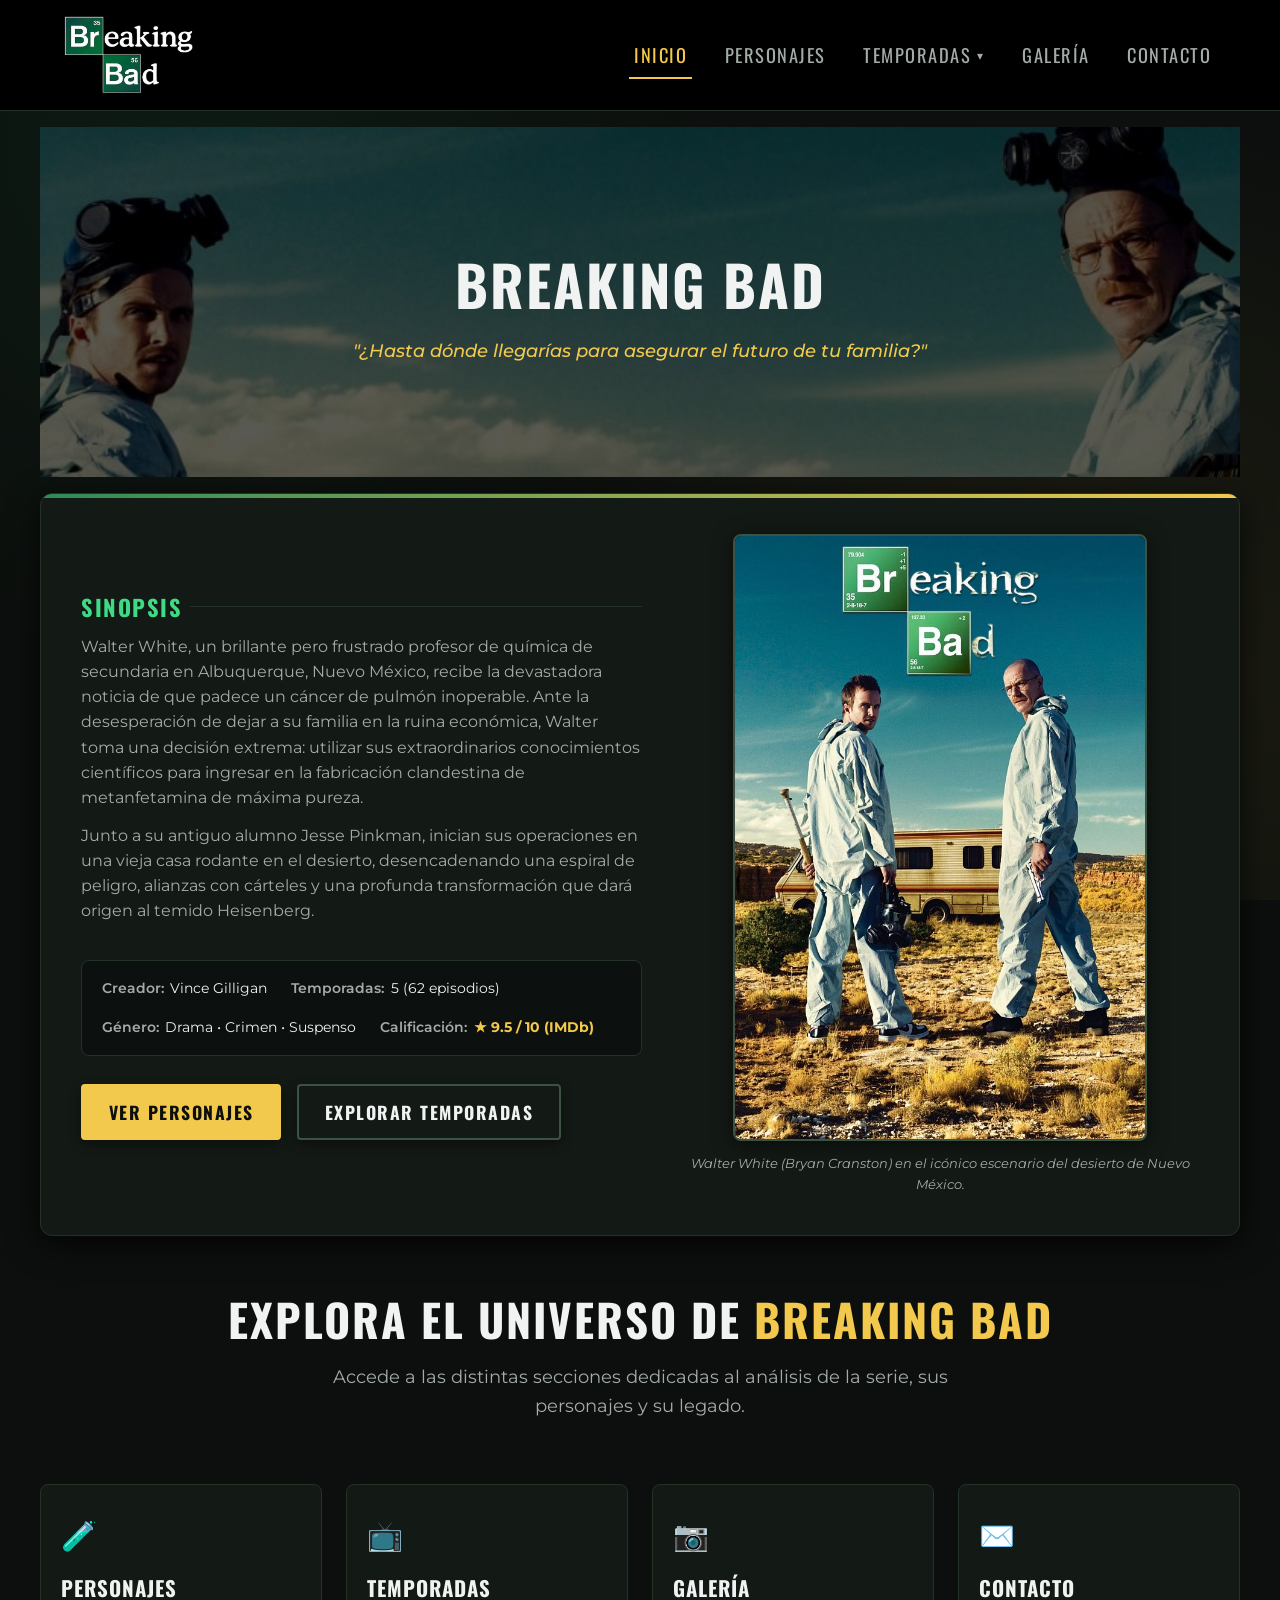
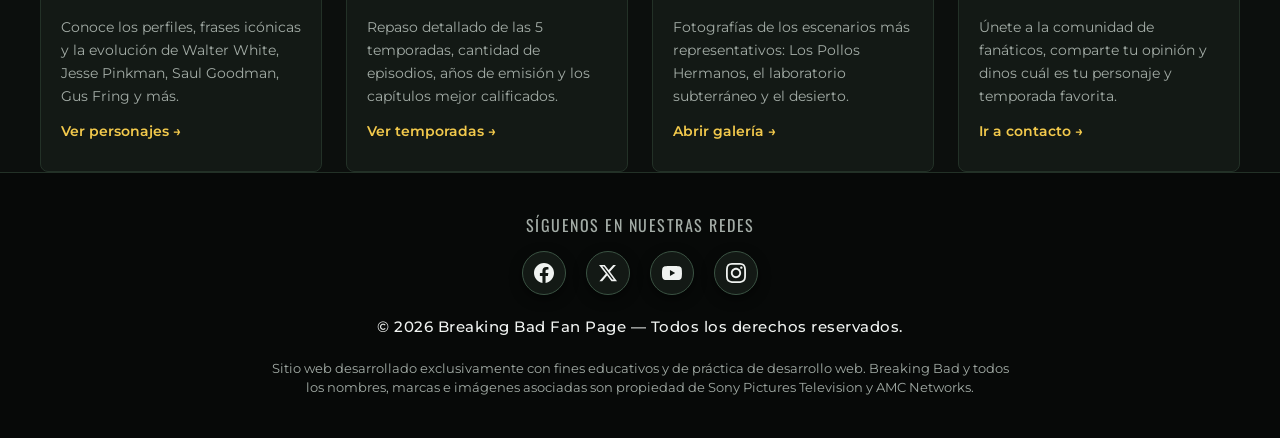
<file: index.html>
<!DOCTYPE html>
<html lang="es">
<head>
    <meta charset="UTF-8">
    <meta name="viewport" content="width=device-width, initial-scale=1.0">
    <meta name="description" content="Fan Page oficial de la aclamada serie Breaking Bad. Descubre la sinopsis, personajes, temporadas, galería y datos de la serie creada por Vince Gilligan.">
    <meta name="theme-color" content="#0d3b24">
    <title>Breaking Bad — Fan Page Oficial</title>
    
    <!-- Fuentes de Google: Oswald y Montserrat -->
    <link rel="preconnect" href="https://fonts.googleapis.com">
    <link rel="preconnect" href="https://fonts.gstatic.com" crossorigin>
    <link href="https://fonts.googleapis.com/css2?family=Montserrat:wght@300;400;500;600;700&family=Oswald:wght@500;700&display=swap" rel="stylesheet">
    
    <!-- Hoja de estilos externa -->
    <link rel="stylesheet" href="css/styles.css">
</head>
<body>

    <!-- Encabezado y Navegación Principal -->
    <header class="header">
        <nav class="nav-container" aria-label="Navegación principal">
            <a href="index.html" class="logo" aria-label="Breaking Bad Inicio">
                <!-- <span class="element-symbol" aria-hidden="true">
                    <span class="atomic-number">35</span>Br
                </span><span class="logo-text">eaking</span>
                <span class="element-symbol" aria-hidden="true">
                    <span class="atomic-number">56</span>Ba
                </span><span class="logo-text">d</span> -->
                <img src="img/logo.jpg" alt="logo breaking-bad" class="logo-imagen">
            </a>

            <!-- Botón hamburguesa para dispositivos móviles -->
            <button class="nav-toggle" id="navToggle" aria-label="Abrir menú de navegación" aria-expanded="false">
                <span class="hamburger-line"></span>
                <span class="hamburger-line"></span>
                <span class="hamburger-line"></span>
            </button>

            <!-- Menú de navegación multi-página con submenú desplegable -->
            <ul class="nav-menu" id="navMenu">
                <li class="nav-item">
                    <a href="index.html" class="nav-link active">Inicio</a>
                </li>
                <li class="nav-item">
                    <a href="personajes.html" class="nav-link">Personajes</a>
                </li>
                <li class="nav-item dropdown" id="temporadasDropdownItem">
                    <a href="temporadas.html" class="nav-link" id="temporadasToggle" aria-haspopup="true" aria-expanded="false">
                        Temporadas <span class="dropdown-arrow" aria-hidden="true">&#9662;</span>
                    </a>
                    <ul class="dropdown-menu" aria-labelledby="temporadasToggle">
                        <li class="dropdown-item">
                            <a href="temporadas.html#t1" class="dropdown-link">
                                <span class="drop-badge">T1</span> Temporada 1 (2008)
                            </a>
                        </li>
                        <li class="dropdown-item">
                            <a href="temporadas.html#t2" class="dropdown-link">
                                <span class="drop-badge">T2</span> Temporada 2 (2009)
                            </a>
                        </li>
                        <li class="dropdown-item">
                            <a href="temporadas.html#t3" class="dropdown-link">
                                <span class="drop-badge">T3</span> Temporada 3 (2010)
                            </a>
                        </li>
                        <li class="dropdown-item">
                            <a href="temporadas.html#t4" class="dropdown-link">
                                <span class="drop-badge">T4</span> Temporada 4 (2011)
                            </a>
                        </li>
                        <li class="dropdown-item">
                            <a href="temporadas.html#t5" class="dropdown-link">
                                <span class="drop-badge">T5</span> Temporada 5 (2012-13)
                            </a>
                        </li>
                        <li class="dropdown-divider"></li>
                        <li class="dropdown-item">
                            <a href="temporadas.html" class="dropdown-link dropdown-link-all">Ver todas las temporadas &rarr;</a>
                        </li>
                    </ul>
                </li>
                <li class="nav-item">
                    <a href="galeria.html" class="nav-link">Galería</a>
                </li>
                <li class="nav-item">
                    <a href="contacto.html" class="nav-link">Contacto</a>
                </li>
            </ul>
        </nav>
    </header>

    <!-- Contenido Principal -->
    <main class="main-content">

        <!-- Sección de Inicio / Hero -->
        <section class="hero-section">
            <div class="hero-content">
                <h1 class="hero-title">Breaking Bad</h1>

                <p class="hero-tagline">"¿Hasta dónde llegarías para asegurar el futuro de tu familia?"</p>
            </div>
        </section>
            <article class="hero-card">
                
                <!-- Columna de Información / Texto -->
                <div class="hero-info">
                    <!-- <span class="badge">Serie de culto &bull; 2008 - 2013</span> -->
                    
                    

                    <section class="synopsis-block">
                        <h2 class="section-subtitle">Sinopsis</h2>
                        <p class="synopsis-text">
                            Walter White, un brillante pero frustrado profesor de química de secundaria en Albuquerque, Nuevo México, recibe la devastadora noticia de que padece un cáncer de pulmón inoperable. Ante la desesperación de dejar a su familia en la ruina económica, Walter toma una decisión extrema: utilizar sus extraordinarios conocimientos científicos para ingresar en la fabricación clandestina de metanfetamina de máxima pureza.
                        </p>
                        <p class="synopsis-text">
                            Junto a su antiguo alumno Jesse Pinkman, inician sus operaciones en una vieja casa rodante en el desierto, desencadenando una espiral de peligro, alianzas con cárteles y una profunda transformación que dará origen al temido Heisenberg.
                        </p>
                    </section>

                    <!-- Ficha Técnica Rápida -->
                    <section class="quick-facts">
                        <ul class="facts-list">
                            <li class="fact-item">
                                <strong class="fact-label">Creador:</strong>
                                <span class="fact-value">Vince Gilligan</span>
                            </li>
                            <li class="fact-item">
                                <strong class="fact-label">Temporadas:</strong>
                                <span class="fact-value">5 (62 episodios)</span>
                            </li>
                            <li class="fact-item">
                                <strong class="fact-label">Género:</strong>
                                <span class="fact-value">Drama &bull; Crimen &bull; Suspenso</span>
                            </li>
                            <li class="fact-item">
                                <strong class="fact-label">Calificación:</strong>
                                <span class="fact-value highlight-rating">★ 9.5 / 10 (IMDb)</span>
                            </li>
                        </ul>
                    </section>

                    <!-- Botones de Acción Hacia las Nuevas Páginas -->
                    <nav class="hero-actions" aria-label="Acciones de la página">
                        <a href="personajes.html" class="btn btn-primary">Ver Personajes</a>
                        <a href="temporadas.html" class="btn btn-secondary">Explorar Temporadas</a>
                    </nav>
                </div>

                <!-- Columna de Imagen Representativa (100% visible y sin recortes) -->
                <figure class="hero-media">
                    <div class="hero-image-wrapper">
                        <img src="img/a4b9de044d3967643e70a87827523ef2.jpg" 
                            alt="Walter White con traje de protección amarillo junto a la casa rodante en el desierto de Albuquerque" 
                            class="hero-image"
                            loading="eager">
                    </div>
                    <figcaption class="media-caption">
                        Walter White (Bryan Cranston) en el icónico escenario del desierto de Nuevo México.
                    </figcaption>
                </figure>

            </article>


        <!-- Bloques de Exploración / Accesos a las Secciones -->
        <section class="explore-section" aria-label="Secciones del sitio">
            <header class="page-header" style="margin-bottom: 2rem; border-bottom: none;">
                <h2 class="page-title">Explora el Universo de <span class="highlight">Breaking Bad</span></h2>
                <p class="page-subtitle">Accede a las distintas secciones dedicadas al análisis de la serie, sus personajes y su legado.</p>
            </header>

            <div class="features-preview">
                <article class="feature-card">
                    <span class="feature-icon" aria-hidden="true">🧪</span>
                    <h3 class="feature-title">Personajes</h3>
                    <p class="feature-desc">Conoce los perfiles, frases icónicas y la evolución de Walter White, Jesse Pinkman, Saul Goodman, Gus Fring y más.</p>
                    <a href="personajes.html" class="feature-link">Ver personajes &rarr;</a>
                </article>

                <article class="feature-card">
                    <span class="feature-icon" aria-hidden="true">📺</span>
                    <h3 class="feature-title">Temporadas</h3>
                    <p class="feature-desc">Repaso detallado de las 5 temporadas, cantidad de episodios, años de emisión y los capítulos mejor calificados.</p>
                    <a href="temporadas.html" class="feature-link">Ver temporadas &rarr;</a>
                </article>

                <article class="feature-card">
                    <span class="feature-icon" aria-hidden="true">📷</span>
                    <h3 class="feature-title">Galería</h3>
                    <p class="feature-desc">Fotografías de los escenarios más representativos: Los Pollos Hermanos, el laboratorio subterráneo y el desierto.</p>
                    <a href="galeria.html" class="feature-link">Abrir galería &rarr;</a>
                </article>

                <article class="feature-card">
                    <span class="feature-icon" aria-hidden="true">✉️</span>
                    <h3 class="feature-title">Contacto</h3>
                    <p class="feature-desc">Únete a la comunidad de fanáticos, comparte tu opinión y dinos cuál es tu personaje y temporada favorita.</p>
                    <a href="contacto.html" class="feature-link">Ir a contacto &rarr;</a>
                </article>
            </div>
        </section>

    </main>

    <!-- Pie de Página con Redes Sociales -->
    <footer class="footer">
        <section class="footer-content">
            <div class="footer-social-wrapper">
                <span class="social-heading">Síguenos en nuestras redes</span>
                <nav class="social-links" aria-label="Redes sociales de Breaking Bad">
                    <!-- Facebook -->
                    <a href="https://facebook.com" target="_blank" rel="noopener noreferrer" class="social-btn facebook" aria-label="Facebook Oficial de Breaking Bad">
                        <svg viewBox="0 0 24 24" aria-hidden="true">
                            <path d="M24 12.073c0-6.627-5.373-12-12-12s-12 5.373-12 12c0 5.99 4.388 10.954 10.125 11.854v-8.385H7.078v-3.47h3.047V9.43c0-3.007 1.792-4.669 4.533-4.669 1.312 0 2.686.235 2.686.235v2.953H15.83c-1.491 0-1.956.925-1.956 1.874v2.25h3.328l-.532 3.47h-2.796v8.385C19.612 23.027 24 18.062 24 12.073z"/>
                        </svg>
                    </a>
                    <!-- X (Twitter) -->
                    <a href="https://x.com" target="_blank" rel="noopener noreferrer" class="social-btn x" aria-label="Cuenta oficial de X (Twitter) Breaking Bad">
                        <svg viewBox="0 0 24 24" aria-hidden="true">
                            <path d="M18.244 2.25h3.308l-7.227 8.26 8.502 11.24H16.17l-5.214-6.817L4.99 21.75H1.68l7.73-8.835L1.254 2.25H8.08l4.713 6.231zm-1.161 17.52h1.833L7.084 4.126H5.117z"/>
                        </svg>
                    </a>
                    <!-- YouTube -->
                    <a href="https://youtube.com" target="_blank" rel="noopener noreferrer" class="social-btn youtube" aria-label="Canal de YouTube oficial">
                        <svg viewBox="0 0 24 24" aria-hidden="true">
                            <path d="M23.498 6.186a3.016 3.016 0 0 0-2.122-2.136C19.505 3.545 12 3.545 12 3.545s-7.505 0-9.377.505A3.017 3.017 0 0 0 .502 6.186C0 8.07 0 12 0 12s0 3.93.502 5.814a3.016 3.016 0 0 0 2.122 2.136c1.871.505 9.376.505 9.376.505s7.505 0 9.377-.505a3.015 3.015 0 0 0 2.122-2.136C24 15.93 24 12 24 12s0-3.93-.502-5.814zM9.545 15.568V8.432L15.818 12l-6.273 3.568z"/>
                        </svg>
                    </a>
                    <!-- Instagram -->
                    <a href="https://instagram.com" target="_blank" rel="noopener noreferrer" class="social-btn instagram" aria-label="Instagram Oficial de Breaking Bad">
                        <svg viewBox="0 0 24 24" aria-hidden="true">
                            <path d="M12 2.163c3.204 0 3.584.012 4.85.07 3.252.148 4.771 1.691 4.919 4.919.058 1.265.069 1.645.069 4.849 0 3.205-.012 3.584-.069 4.849-.149 3.225-1.664 4.771-4.919 4.919-1.266.058-1.644.07-4.85.07-3.204 0-3.584-.012-4.849-.07-3.26-.149-4.771-1.699-4.919-4.92-.058-1.265-.07-1.644-.07-4.849 0-3.204.013-3.583.07-4.849.149-3.227 1.664-4.771 4.919-4.919 1.266-.057 1.645-.069 4.849-.069zm0-2.163c-3.259 0-3.667.014-4.947.072-4.358.2-6.78 2.618-6.98 6.98-.059 1.281-.073 1.689-.073 4.948 0 3.259.014 3.668.072 4.948.2 4.358 2.618 6.78 6.98 6.98 1.281.058 1.689.072 4.948.072 3.259 0 3.668-.014 4.948-.072 4.354-.2 6.782-2.618 6.979-6.98.059-1.28.073-1.689.073-4.948 0-3.259-.014-3.667-.072-4.947-.196-4.354-2.617-6.78-6.979-6.98-1.281-.059-1.69-.073-4.949-.073zm0 5.838c-3.403 0-6.162 2.759-6.162 6.162s2.759 6.163 6.162 6.163 6.162-2.759 6.162-6.163c0-3.403-2.759-6.162-6.162-6.162zm0 10.162c-2.209 0-4-1.79-4-4 0-2.209 1.791-4 4-4s4 1.791 4 4c0 2.21-1.791 4-4 4zm6.406-11.845c-.796 0-1.441.645-1.441 1.44s.645 1.44 1.441 1.44c.795 0 1.439-.645 1.439-1.44s-.644-1.44-1.439-1.44z"/>
                        </svg>
                    </a>
                </nav>
            </div>
            <p class="copyright">
                &copy; 2026 Breaking Bad Fan Page &mdash; Todos los derechos reservados.
            </p>
            <p class="educational-disclaimer">
                Sitio web desarrollado exclusivamente con fines educativos y de práctica de desarrollo web. Breaking Bad y todos los nombres, marcas e imágenes asociadas son propiedad de Sony Pictures Television y AMC Networks.
            </p>
        </section>
    </footer>

    <!-- Script externo de JavaScript -->
    <script src="js/script.js"></script>
</body>
</html>
</file>
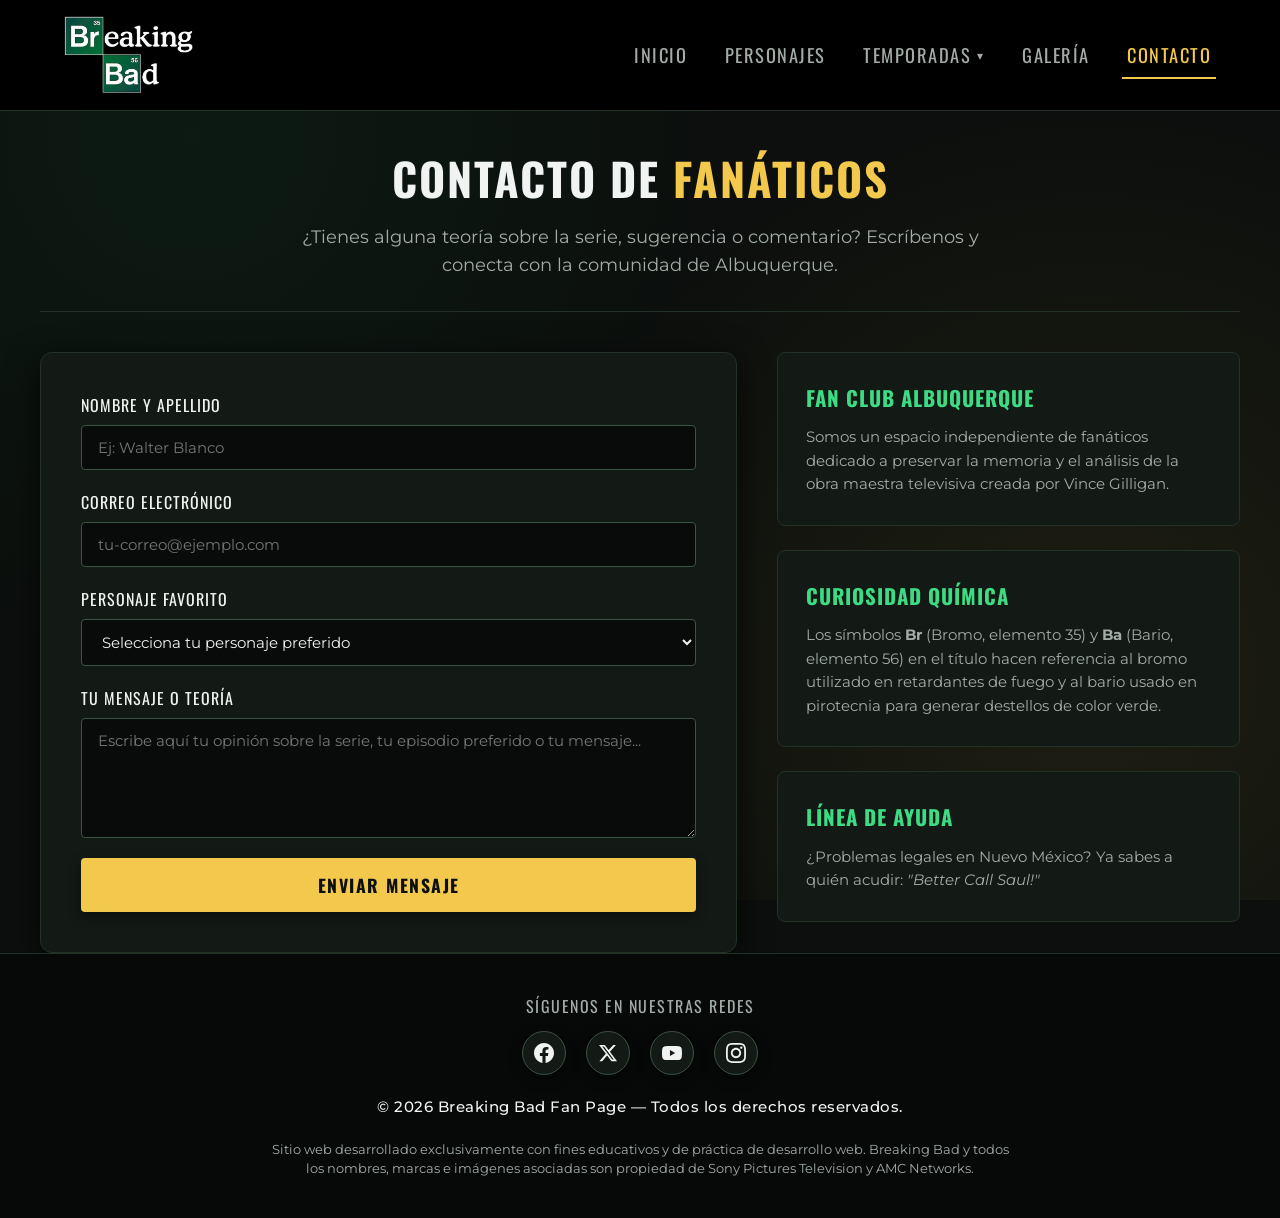
<file: contacto.html>
<!DOCTYPE html>
<html lang="es">
<head>
    <meta charset="UTF-8">
    <meta name="viewport" content="width=device-width, initial-scale=1.0">
    <meta name="description" content="Ponte en contacto con la comunidad de fanáticos de Breaking Bad, envía tus teorías o consultas sobre la serie.">
    <meta name="theme-color" content="#0d3b24">
    <title>Contacto — Breaking Bad Fan Page</title>
    
    <!-- Fuentes de Google: Oswald y Montserrat -->
    <link rel="preconnect" href="https://fonts.googleapis.com">
    <link rel="preconnect" href="https://fonts.gstatic.com" crossorigin>
    <link href="https://fonts.googleapis.com/css2?family=Montserrat:wght@300;400;500;600;700&family=Oswald:wght@500;700&display=swap" rel="stylesheet">
    
    <!-- Hoja de estilos externa -->
    <link rel="stylesheet" href="css/styles.css">
</head>
<body>

    <!-- Encabezado y Navegación Principal -->
    <header class="header">
        <nav class="nav-container" aria-label="Navegación principal">
            <a href="index.html" class="logo" aria-label="Breaking Bad Inicio">
                <!-- <span class="element-symbol" aria-hidden="true">
                    <span class="atomic-number">35</span>Br
                </span><span class="logo-text">eaking</span>
                <span class="element-symbol" aria-hidden="true">
                    <span class="atomic-number">56</span>Ba
                </span><span class="logo-text">d</span> -->
                <img src="img/logo.jpg" alt="logo breaking-bad" class="logo-imagen">
            </a>

            <!-- Botón hamburguesa para dispositivos móviles -->
            <button class="nav-toggle" id="navToggle" aria-label="Abrir menú de navegación" aria-expanded="false">
                <span class="hamburger-line"></span>
                <span class="hamburger-line"></span>
                <span class="hamburger-line"></span>
            </button>

            <!-- Menú de navegación multi-página con submenú desplegable -->
            <ul class="nav-menu" id="navMenu">
                <li class="nav-item">
                    <a href="index.html" class="nav-link">Inicio</a>
                </li>
                <li class="nav-item">
                    <a href="personajes.html" class="nav-link">Personajes</a>
                </li>
                <li class="nav-item dropdown" id="temporadasDropdownItem">
                    <a href="temporadas.html" class="nav-link" id="temporadasToggle" aria-haspopup="true" aria-expanded="false">
                        Temporadas <span class="dropdown-arrow" aria-hidden="true">&#9662;</span>
                    </a>
                    <ul class="dropdown-menu" aria-labelledby="temporadasToggle">
                        <li class="dropdown-item">
                            <a href="temporadas.html#t1" class="dropdown-link">
                                <span class="drop-badge">T1</span> Temporada 1 (2008)
                            </a>
                        </li>
                        <li class="dropdown-item">
                            <a href="temporadas.html#t2" class="dropdown-link">
                                <span class="drop-badge">T2</span> Temporada 2 (2009)
                            </a>
                        </li>
                        <li class="dropdown-item">
                            <a href="temporadas.html#t3" class="dropdown-link">
                                <span class="drop-badge">T3</span> Temporada 3 (2010)
                            </a>
                        </li>
                        <li class="dropdown-item">
                            <a href="temporadas.html#t4" class="dropdown-link">
                                <span class="drop-badge">T4</span> Temporada 4 (2011)
                            </a>
                        </li>
                        <li class="dropdown-item">
                            <a href="temporadas.html#t5" class="dropdown-link">
                                <span class="drop-badge">T5</span> Temporada 5 (2012-13)
                            </a>
                        </li>
                        <li class="dropdown-divider"></li>
                        <li class="dropdown-item">
                            <a href="temporadas.html" class="dropdown-link dropdown-link-all">Ver todas las temporadas &rarr;</a>
                        </li>
                    </ul>
                </li>
                <li class="nav-item">
                    <a href="galeria.html" class="nav-link">Galería</a>
                </li>
                <li class="nav-item">
                    <a href="contacto.html" class="nav-link active">Contacto</a>
                </li>
            </ul>
        </nav>
    </header>

    <!-- Contenido Principal -->
    <main class="main-content">

        <!-- Encabezado de la Sección -->
        <header class="page-header">
            <h1 class="page-title">Contacto de <span class="highlight">Fanáticos</span></h1>
            <p class="page-subtitle">¿Tienes alguna teoría sobre la serie, sugerencia o comentario? Escríbenos y conecta con la comunidad de Albuquerque.</p>
        </header>

        <!-- Distribución Flexbox del Formulario e Información -->
        <section class="contact-section" aria-label="Formulario de contacto">
            <div class="contact-layout">

                <!-- Formulario -->
                <div class="contact-form-container">
                    <form id="contactForm" class="contact-form" novalidate>
                        
                        <div class="form-group">
                            <label for="name" class="form-label">Nombre y Apellido</label>
                            <input type="text" id="name" name="name" class="form-input" placeholder="Ej: Walter Blanco" required>
                        </div>

                        <div class="form-group">
                            <label for="email" class="form-label">Correo Electrónico</label>
                            <input type="email" id="email" name="email" class="form-input" placeholder="tu-correo@ejemplo.com" required>
                        </div>

                        <div class="form-group">
                            <label for="favoriteCharacter" class="form-label">Personaje Favorito</label>
                            <select id="favoriteCharacter" name="favoriteCharacter" class="form-select" required>
                                <option value="" disabled selected>Selecciona tu personaje preferido</option>
                                <option value="walter">Walter White / Heisenberg</option>
                                <option value="jesse">Jesse Pinkman</option>
                                <option value="saul">Saul Goodman</option>
                                <option value="gus">Gustavo Fring</option>
                                <option value="hank">Hank Schrader</option>
                                <option value="mike">Mike Ehrmantraut</option>
                                <option value="skyler">Skyler White</option>
                            </select>
                        </div>

                        <div class="form-group">
                            <label for="message" class="form-label">Tu Mensaje o Teoría</label>
                            <textarea id="message" name="message" class="form-textarea" placeholder="Escribe aquí tu opinión sobre la serie, tu episodio preferido o tu mensaje..." required></textarea>
                        </div>

                        <button type="submit" class="btn btn-primary">Enviar Mensaje</button>

                        <div id="feedbackMsg" class="feedback-msg" role="alert">
                            ¡Gracias por tu mensaje! Tu consulta ha sido enviada con éxito a la comunidad de Breaking Bad.
                        </div>

                    </form>
                </div>

                <!-- Información Lateral -->
                <aside class="contact-info-container">
                    
                    <article class="info-card">
                        <h2 class="info-title">Fan Club Albuquerque</h2>
                        <p class="info-text">
                            Somos un espacio independiente de fanáticos dedicado a preservar la memoria y el análisis de la obra maestra televisiva creada por Vince Gilligan.
                        </p>
                    </article>

                    <article class="info-card">
                        <h2 class="info-title">Curiosidad Química</h2>
                        <p class="info-text">
                            Los símbolos <strong>Br</strong> (Bromo, elemento 35) y <strong>Ba</strong> (Bario, elemento 56) en el título hacen referencia al bromo utilizado en retardantes de fuego y al bario usado en pirotecnia para generar destellos de color verde.
                        </p>
                    </article>

                    <article class="info-card">
                        <h2 class="info-title">Línea de Ayuda</h2>
                        <p class="info-text">
                            ¿Problemas legales en Nuevo México? Ya sabes a quién acudir: <em>"Better Call Saul!"</em>
                        </p>
                    </article>

                </aside>

            </div>
        </section>

    </main>

    <!-- Pie de Página con Redes Sociales -->
    <footer class="footer">
        <section class="footer-content">
            <div class="footer-social-wrapper">
                <span class="social-heading">Síguenos en nuestras redes</span>
                <nav class="social-links" aria-label="Redes sociales de Breaking Bad">
                    <!-- Facebook -->
                    <a href="https://facebook.com" target="_blank" rel="noopener noreferrer" class="social-btn facebook" aria-label="Facebook Oficial de Breaking Bad">
                        <svg viewBox="0 0 24 24" aria-hidden="true">
                            <path d="M24 12.073c0-6.627-5.373-12-12-12s-12 5.373-12 12c0 5.99 4.388 10.954 10.125 11.854v-8.385H7.078v-3.47h3.047V9.43c0-3.007 1.792-4.669 4.533-4.669 1.312 0 2.686.235 2.686.235v2.953H15.83c-1.491 0-1.956.925-1.956 1.874v2.25h3.328l-.532 3.47h-2.796v8.385C19.612 23.027 24 18.062 24 12.073z"/>
                        </svg>
                    </a>
                    <!-- X (Twitter) -->
                    <a href="https://x.com" target="_blank" rel="noopener noreferrer" class="social-btn x" aria-label="Cuenta oficial de X (Twitter) Breaking Bad">
                        <svg viewBox="0 0 24 24" aria-hidden="true">
                            <path d="M18.244 2.25h3.308l-7.227 8.26 8.502 11.24H16.17l-5.214-6.817L4.99 21.75H1.68l7.73-8.835L1.254 2.25H8.08l4.713 6.231zm-1.161 17.52h1.833L7.084 4.126H5.117z"/>
                        </svg>
                    </a>
                    <!-- YouTube -->
                    <a href="https://youtube.com" target="_blank" rel="noopener noreferrer" class="social-btn youtube" aria-label="Canal de YouTube oficial">
                        <svg viewBox="0 0 24 24" aria-hidden="true">
                            <path d="M23.498 6.186a3.016 3.016 0 0 0-2.122-2.136C19.505 3.545 12 3.545 12 3.545s-7.505 0-9.377.505A3.017 3.017 0 0 0 .502 6.186C0 8.07 0 12 0 12s0 3.93.502 5.814a3.016 3.016 0 0 0 2.122 2.136c1.871.505 9.376.505 9.376.505s7.505 0 9.377-.505a3.015 3.015 0 0 0 2.122-2.136C24 15.93 24 12 24 12s0-3.93-.502-5.814zM9.545 15.568V8.432L15.818 12l-6.273 3.568z"/>
                        </svg>
                    </a>
                    <!-- Instagram -->
                    <a href="https://instagram.com" target="_blank" rel="noopener noreferrer" class="social-btn instagram" aria-label="Instagram Oficial de Breaking Bad">
                        <svg viewBox="0 0 24 24" aria-hidden="true">
                            <path d="M12 2.163c3.204 0 3.584.012 4.85.07 3.252.148 4.771 1.691 4.919 4.919.058 1.265.069 1.645.069 4.849 0 3.205-.012 3.584-.069 4.849-.149 3.225-1.664 4.771-4.919 4.919-1.266.058-1.644.07-4.85.07-3.204 0-3.584-.012-4.849-.07-3.26-.149-4.771-1.699-4.919-4.92-.058-1.265-.07-1.644-.07-4.849 0-3.204.013-3.583.07-4.849.149-3.227 1.664-4.771 4.919-4.919 1.266-.057 1.645-.069 4.849-.069zm0-2.163c-3.259 0-3.667.014-4.947.072-4.358.2-6.78 2.618-6.98 6.98-.059 1.281-.073 1.689-.073 4.948 0 3.259.014 3.668.072 4.948.2 4.358 2.618 6.78 6.98 6.98 1.281.058 1.689.072 4.948.072 3.259 0 3.668-.014 4.948-.072 4.354-.2 6.782-2.618 6.979-6.98.059-1.28.073-1.689.073-4.948 0-3.259-.014-3.667-.072-4.947-.196-4.354-2.617-6.78-6.979-6.98-1.281-.059-1.69-.073-4.949-.073zm0 5.838c-3.403 0-6.162 2.759-6.162 6.162s2.759 6.163 6.162 6.163 6.162-2.759 6.162-6.163c0-3.403-2.759-6.162-6.162-6.162zm0 10.162c-2.209 0-4-1.79-4-4 0-2.209 1.791-4 4-4s4 1.791 4 4c0 2.21-1.791 4-4 4zm6.406-11.845c-.796 0-1.441.645-1.441 1.44s.645 1.44 1.441 1.44c.795 0 1.439-.645 1.439-1.44s-.644-1.44-1.439-1.44z"/>
                        </svg>
                    </a>
                </nav>
            </div>
            <p class="copyright">
                &copy; 2026 Breaking Bad Fan Page &mdash; Todos los derechos reservados.
            </p>
            <p class="educational-disclaimer">
                Sitio web desarrollado exclusivamente con fines educativos y de práctica de desarrollo web. Breaking Bad y todos los nombres, marcas e imágenes asociadas son propiedad de Sony Pictures Television y AMC Networks.
            </p>
        </section>
    </footer>

    <!-- Script externo de JavaScript -->
    <script src="js/script.js"></script>
</body>
</html>
</file>
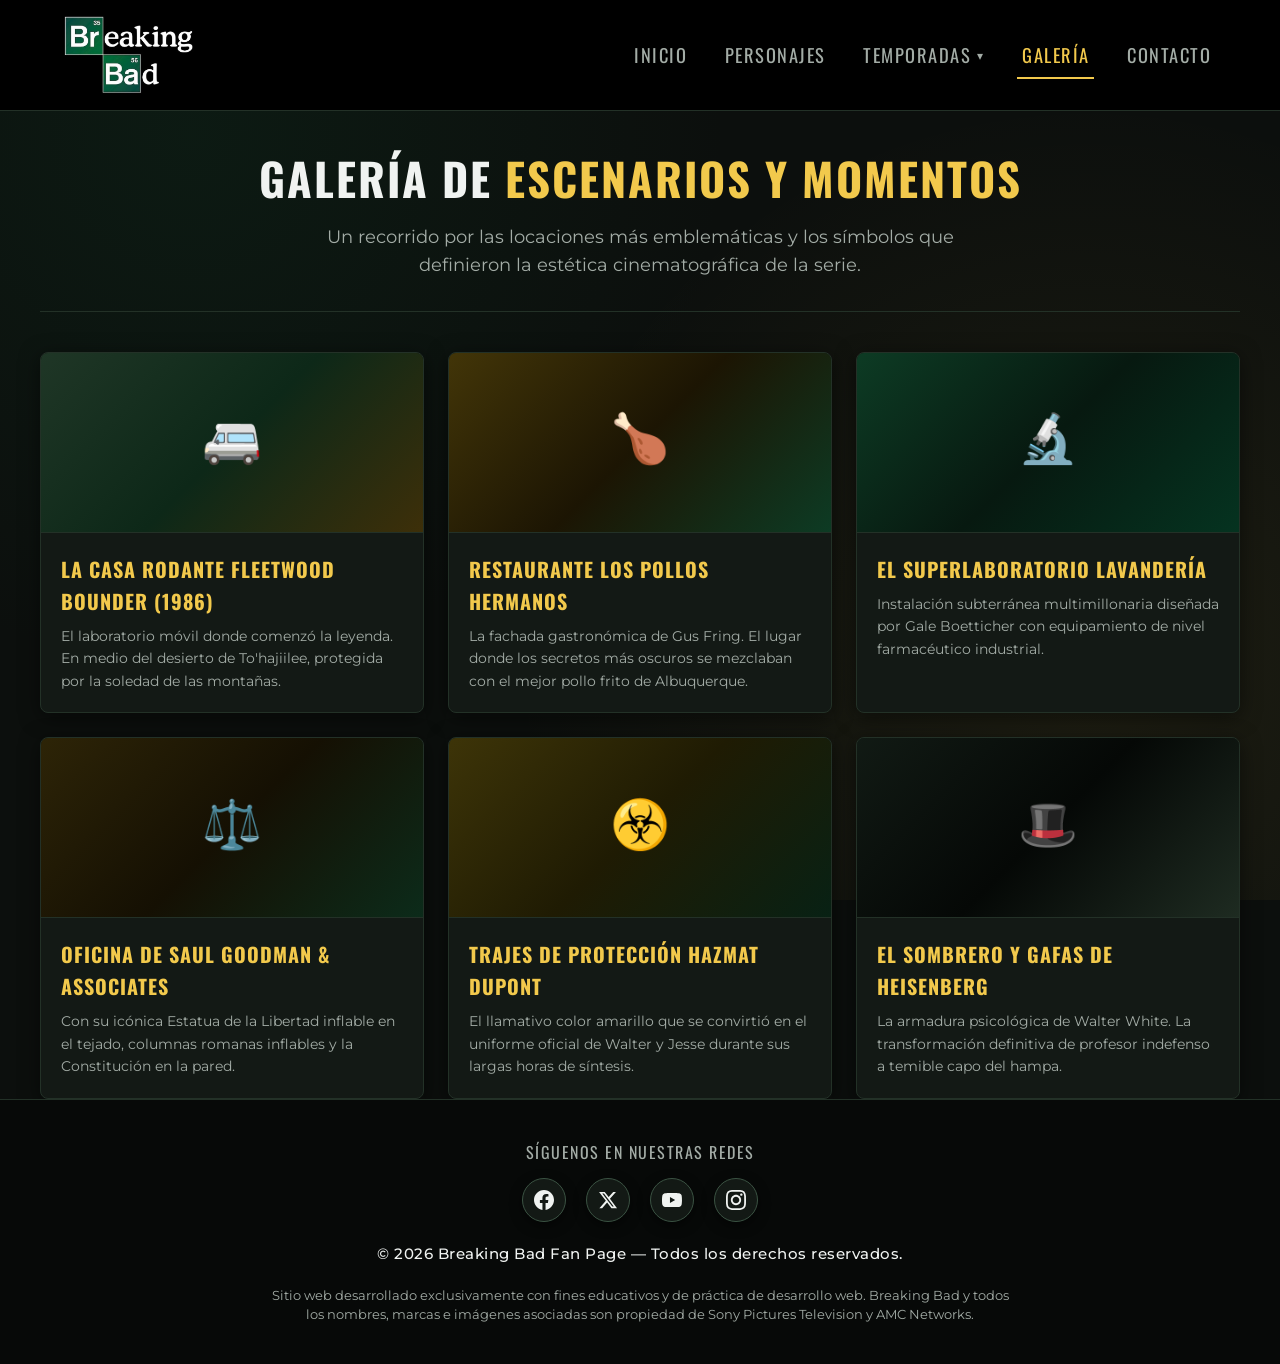
<file: galeria.html>
<!DOCTYPE html>
<html lang="es">
<head>
    <meta charset="UTF-8">
    <meta name="viewport" content="width=device-width, initial-scale=1.0">
    <meta name="description" content="Galería visual de escenarios, elementos icónicos y momentos clave del universo de Breaking Bad.">
    <meta name="theme-color" content="#0d3b24">
    <title>Galería — Breaking Bad Fan Page</title>
    
    <!-- Fuentes de Google: Oswald y Montserrat -->
    <link rel="preconnect" href="https://fonts.googleapis.com">
    <link rel="preconnect" href="https://fonts.gstatic.com" crossorigin>
    <link href="https://fonts.googleapis.com/css2?family=Montserrat:wght@300;400;500;600;700&family=Oswald:wght@500;700&display=swap" rel="stylesheet">
    
    <!-- Hoja de estilos externa -->
    <link rel="stylesheet" href="css/styles.css">
</head>
<body>

    <!-- Encabezado y Navegación Principal -->
    <header class="header">
        <nav class="nav-container" aria-label="Navegación principal">
            <a href="index.html" class="logo" aria-label="Breaking Bad Inicio">
                <!-- <span class="element-symbol" aria-hidden="true">
                    <span class="atomic-number">35</span>Br
                </span><span class="logo-text">eaking</span>
                <span class="element-symbol" aria-hidden="true">
                    <span class="atomic-number">56</span>Ba
                </span><span class="logo-text">d</span> -->
                <img src="img/logo.jpg" alt="logo breaking-bad" class="logo-imagen">
            </a>

            <!-- Botón hamburguesa para dispositivos móviles -->
            <button class="nav-toggle" id="navToggle" aria-label="Abrir menú de navegación" aria-expanded="false">
                <span class="hamburger-line"></span>
                <span class="hamburger-line"></span>
                <span class="hamburger-line"></span>
            </button>

            <!-- Menú de navegación multi-página con submenú desplegable -->
            <ul class="nav-menu" id="navMenu">
                <li class="nav-item">
                    <a href="index.html" class="nav-link">Inicio</a>
                </li>
                <li class="nav-item">
                    <a href="personajes.html" class="nav-link">Personajes</a>
                </li>
                <li class="nav-item dropdown" id="temporadasDropdownItem">
                    <a href="temporadas.html" class="nav-link" id="temporadasToggle" aria-haspopup="true" aria-expanded="false">
                        Temporadas <span class="dropdown-arrow" aria-hidden="true">&#9662;</span>
                    </a>
                    <ul class="dropdown-menu" aria-labelledby="temporadasToggle">
                        <li class="dropdown-item">
                            <a href="temporadas.html#t1" class="dropdown-link">
                                <span class="drop-badge">T1</span> Temporada 1 (2008)
                            </a>
                        </li>
                        <li class="dropdown-item">
                            <a href="temporadas.html#t2" class="dropdown-link">
                                <span class="drop-badge">T2</span> Temporada 2 (2009)
                            </a>
                        </li>
                        <li class="dropdown-item">
                            <a href="temporadas.html#t3" class="dropdown-link">
                                <span class="drop-badge">T3</span> Temporada 3 (2010)
                            </a>
                        </li>
                        <li class="dropdown-item">
                            <a href="temporadas.html#t4" class="dropdown-link">
                                <span class="drop-badge">T4</span> Temporada 4 (2011)
                            </a>
                        </li>
                        <li class="dropdown-item">
                            <a href="temporadas.html#t5" class="dropdown-link">
                                <span class="drop-badge">T5</span> Temporada 5 (2012-13)
                            </a>
                        </li>
                        <li class="dropdown-divider"></li>
                        <li class="dropdown-item">
                            <a href="temporadas.html" class="dropdown-link dropdown-link-all">Ver todas las temporadas &rarr;</a>
                        </li>
                    </ul>
                </li>
                <li class="nav-item">
                    <a href="galeria.html" class="nav-link active">Galería</a>
                </li>
                <li class="nav-item">
                    <a href="contacto.html" class="nav-link">Contacto</a>
                </li>
            </ul>
        </nav>
    </header>

    <!-- Contenido Principal -->
    <main class="main-content">

        <!-- Encabezado de la Sección -->
        <header class="page-header">
            <h1 class="page-title">Galería de <span class="highlight">Escenarios y Momentos</span></h1>
            <p class="page-subtitle">Un recorrido por las locaciones más emblemáticas y los símbolos que definieron la estética cinematográfica de la serie.</p>
        </header>

        <!-- Cuadrícula Flexbox de la Galería -->
        <section class="gallery-section" aria-label="Galería visual">
            <div class="gallery-grid">

                <!-- Elemento 1: La Casa Rodante Fleetwood Bounder -->
                <article class="gallery-card">
                    <div class="gallery-visual" style="background: linear-gradient(135deg, #1f3626 0%, #0d2818 50%, #3d2f09 100%);">
                        <span class="gallery-icon" aria-hidden="true">🚐</span>
                    </div>
                    <div class="gallery-body">
                        <h2 class="gallery-title">La Casa Rodante Fleetwood Bounder (1986)</h2>
                        <p class="gallery-desc">El laboratorio móvil donde comenzó la leyenda. En medio del desierto de To'hajiilee, protegida por la soledad de las montañas.</p>
                    </div>
                </article>

                <!-- Elemento 2: Los Pollos Hermanos -->
                <article class="gallery-card">
                    <div class="gallery-visual" style="background: linear-gradient(135deg, #423508 0%, #1c1503 50%, #0d3b24 100%);">
                        <span class="gallery-icon" aria-hidden="true">🍗</span>
                    </div>
                    <div class="gallery-body">
                        <h2 class="gallery-title">Restaurante Los Pollos Hermanos</h2>
                        <p class="gallery-desc">La fachada gastronómica de Gus Fring. El lugar donde los secretos más oscuros se mezclaban con el mejor pollo frito de Albuquerque.</p>
                    </div>
                </article>

                <!-- Elemento 3: El Superlaboratorio Subterráneo -->
                <article class="gallery-card">
                    <div class="gallery-visual" style="background: linear-gradient(135deg, #0d3b24 0%, #071910 50%, #053320 100%);">
                        <span class="gallery-icon" aria-hidden="true">🔬</span>
                    </div>
                    <div class="gallery-body">
                        <h2 class="gallery-title">El Superlaboratorio Lavandería</h2>
                        <p class="gallery-desc">Instalación subterránea multimillonaria diseñada por Gale Boetticher con equipamiento de nivel farmacéutico industrial.</p>
                    </div>
                </article>

                <!-- Elemento 4: Las Oficinas de Saul Goodman -->
                <article class="gallery-card">
                    <div class="gallery-visual" style="background: linear-gradient(135deg, #2d2407 0%, #151003 50%, #0c2b1a 100%);">
                        <span class="gallery-icon" aria-hidden="true">⚖️</span>
                    </div>
                    <div class="gallery-body">
                        <h2 class="gallery-title">Oficina de Saul Goodman & Associates</h2>
                        <p class="gallery-desc">Con su icónica Estatua de la Libertad inflable en el tejado, columnas romanas inflables y la Constitución en la pared.</p>
                    </div>
                </article>

                <!-- Elemento 5: Los Trajes Hazmat Amarillos -->
                <article class="gallery-card">
                    <div class="gallery-visual" style="background: linear-gradient(135deg, #3d3408 0%, #1f1b03 50%, #082114 100%);">
                        <span class="gallery-icon" aria-hidden="true">☣️</span>
                    </div>
                    <div class="gallery-body">
                        <h2 class="gallery-title">Trajes de Protección Hazmat Dupont</h2>
                        <p class="gallery-desc">El llamativo color amarillo que se convirtió en el uniforme oficial de Walter y Jesse durante sus largas horas de síntesis.</p>
                    </div>
                </article>

                <!-- Elemento 6: El Sombrero Porkpie de Heisenberg -->
                <article class="gallery-card">
                    <div class="gallery-visual" style="background: linear-gradient(135deg, #111a14 0%, #050806 50%, #1e2b21 100%);">
                        <span class="gallery-icon" aria-hidden="true">🎩</span>
                    </div>
                    <div class="gallery-body">
                        <h2 class="gallery-title">El Sombrero y Gafas de Heisenberg</h2>
                        <p class="gallery-desc">La armadura psicológica de Walter White. La transformación definitiva de profesor indefenso a temible capo del hampa.</p>
                    </div>
                </article>

            </div>
        </section>

    </main>

    <!-- Pie de Página con Redes Sociales -->
    <footer class="footer">
        <section class="footer-content">
            <div class="footer-social-wrapper">
                <span class="social-heading">Síguenos en nuestras redes</span>
                <nav class="social-links" aria-label="Redes sociales de Breaking Bad">
                    <!-- Facebook -->
                    <a href="https://facebook.com" target="_blank" rel="noopener noreferrer" class="social-btn facebook" aria-label="Facebook Oficial de Breaking Bad">
                        <svg viewBox="0 0 24 24" aria-hidden="true">
                            <path d="M24 12.073c0-6.627-5.373-12-12-12s-12 5.373-12 12c0 5.99 4.388 10.954 10.125 11.854v-8.385H7.078v-3.47h3.047V9.43c0-3.007 1.792-4.669 4.533-4.669 1.312 0 2.686.235 2.686.235v2.953H15.83c-1.491 0-1.956.925-1.956 1.874v2.25h3.328l-.532 3.47h-2.796v8.385C19.612 23.027 24 18.062 24 12.073z"/>
                        </svg>
                    </a>
                    <!-- X (Twitter) -->
                    <a href="https://x.com" target="_blank" rel="noopener noreferrer" class="social-btn x" aria-label="Cuenta oficial de X (Twitter) Breaking Bad">
                        <svg viewBox="0 0 24 24" aria-hidden="true">
                            <path d="M18.244 2.25h3.308l-7.227 8.26 8.502 11.24H16.17l-5.214-6.817L4.99 21.75H1.68l7.73-8.835L1.254 2.25H8.08l4.713 6.231zm-1.161 17.52h1.833L7.084 4.126H5.117z"/>
                        </svg>
                    </a>
                    <!-- YouTube -->
                    <a href="https://youtube.com" target="_blank" rel="noopener noreferrer" class="social-btn youtube" aria-label="Canal de YouTube oficial">
                        <svg viewBox="0 0 24 24" aria-hidden="true">
                            <path d="M23.498 6.186a3.016 3.016 0 0 0-2.122-2.136C19.505 3.545 12 3.545 12 3.545s-7.505 0-9.377.505A3.017 3.017 0 0 0 .502 6.186C0 8.07 0 12 0 12s0 3.93.502 5.814a3.016 3.016 0 0 0 2.122 2.136c1.871.505 9.376.505 9.376.505s7.505 0 9.377-.505a3.015 3.015 0 0 0 2.122-2.136C24 15.93 24 12 24 12s0-3.93-.502-5.814zM9.545 15.568V8.432L15.818 12l-6.273 3.568z"/>
                        </svg>
                    </a>
                    <!-- Instagram -->
                    <a href="https://instagram.com" target="_blank" rel="noopener noreferrer" class="social-btn instagram" aria-label="Instagram Oficial de Breaking Bad">
                        <svg viewBox="0 0 24 24" aria-hidden="true">
                            <path d="M12 2.163c3.204 0 3.584.012 4.85.07 3.252.148 4.771 1.691 4.919 4.919.058 1.265.069 1.645.069 4.849 0 3.205-.012 3.584-.069 4.849-.149 3.225-1.664 4.771-4.919 4.919-1.266.058-1.644.07-4.85.07-3.204 0-3.584-.012-4.849-.07-3.26-.149-4.771-1.699-4.919-4.92-.058-1.265-.07-1.644-.07-4.849 0-3.204.013-3.583.07-4.849.149-3.227 1.664-4.771 4.919-4.919 1.266-.057 1.645-.069 4.849-.069zm0-2.163c-3.259 0-3.667.014-4.947.072-4.358.2-6.78 2.618-6.98 6.98-.059 1.281-.073 1.689-.073 4.948 0 3.259.014 3.668.072 4.948.2 4.358 2.618 6.78 6.98 6.98 1.281.058 1.689.072 4.948.072 3.259 0 3.668-.014 4.948-.072 4.354-.2 6.782-2.618 6.979-6.98.059-1.28.073-1.689.073-4.948 0-3.259-.014-3.667-.072-4.947-.196-4.354-2.617-6.78-6.979-6.98-1.281-.059-1.69-.073-4.949-.073zm0 5.838c-3.403 0-6.162 2.759-6.162 6.162s2.759 6.163 6.162 6.163 6.162-2.759 6.162-6.163c0-3.403-2.759-6.162-6.162-6.162zm0 10.162c-2.209 0-4-1.79-4-4 0-2.209 1.791-4 4-4s4 1.791 4 4c0 2.21-1.791 4-4 4zm6.406-11.845c-.796 0-1.441.645-1.441 1.44s.645 1.44 1.441 1.44c.795 0 1.439-.645 1.439-1.44s-.644-1.44-1.439-1.44z"/>
                        </svg>
                    </a>
                </nav>
            </div>
            <p class="copyright">
                &copy; 2026 Breaking Bad Fan Page &mdash; Todos los derechos reservados.
            </p>
            <p class="educational-disclaimer">
                Sitio web desarrollado exclusivamente con fines educativos y de práctica de desarrollo web. Breaking Bad y todos los nombres, marcas e imágenes asociadas son propiedad de Sony Pictures Television y AMC Networks.
            </p>
        </section>
    </footer>

    <!-- Script externo de JavaScript -->
    <script src="js/script.js"></script>
</body>
</html>
</file>
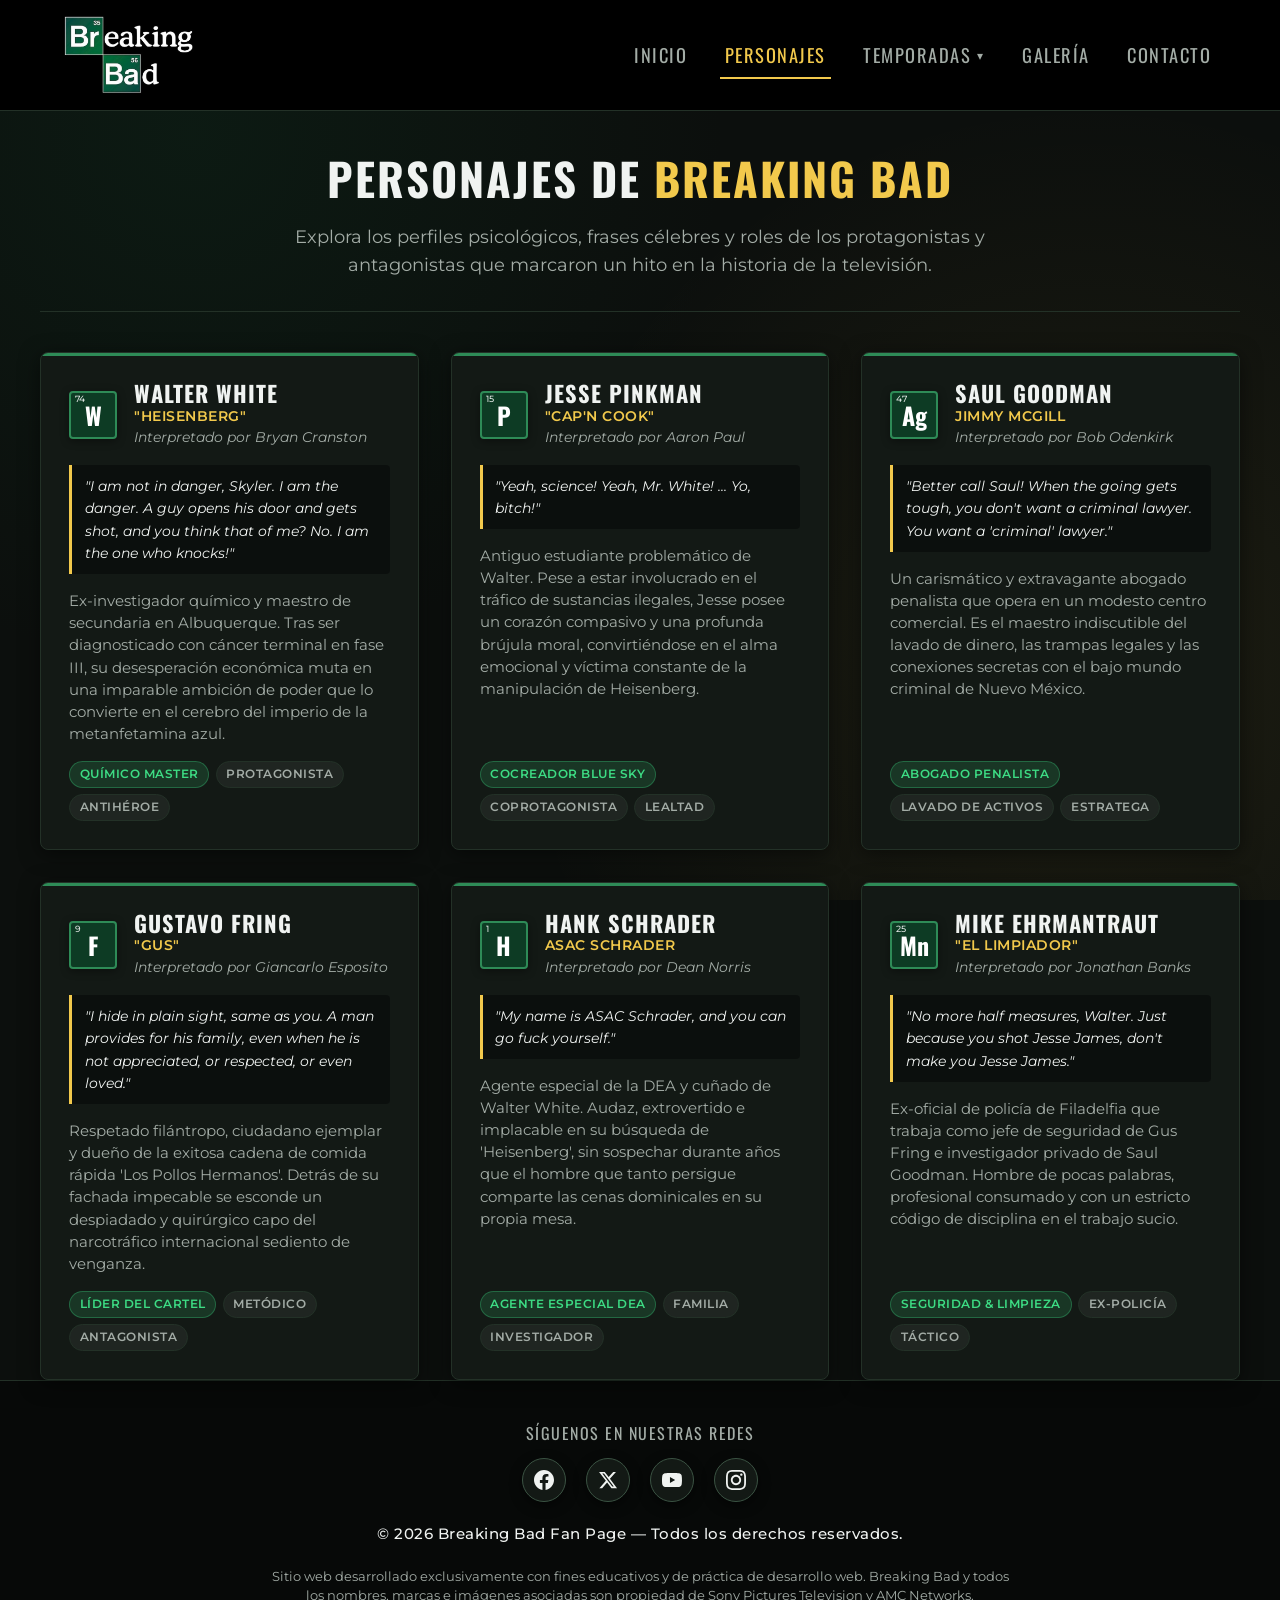
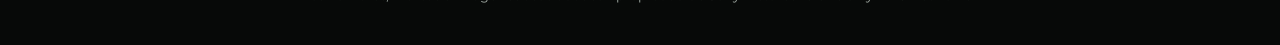
<file: personajes.html>
<!DOCTYPE html>
<html lang="es">
<head>
    <meta charset="UTF-8">
    <meta name="viewport" content="width=device-width, initial-scale=1.0">
    <meta name="description" content="Perfiles y biografía de los personajes principales de Breaking Bad: Walter White, Jesse Pinkman, Saul Goodman, Gus Fring y más.">
    <meta name="theme-color" content="#0d3b24">
    <title>Personajes — Breaking Bad Fan Page</title>
    
    <!-- Fuentes de Google: Oswald y Montserrat -->
    <link rel="preconnect" href="https://fonts.googleapis.com">
    <link rel="preconnect" href="https://fonts.gstatic.com" crossorigin>
    <link href="https://fonts.googleapis.com/css2?family=Montserrat:wght@300;400;500;600;700&family=Oswald:wght@500;700&display=swap" rel="stylesheet">
    
    <!-- Hoja de estilos externa -->
    <link rel="stylesheet" href="css/styles.css">
</head>
<body>

    <!-- Encabezado y Navegación Principal -->
    <header class="header">
        <nav class="nav-container" aria-label="Navegación principal">
            <a href="index.html" class="logo" aria-label="Breaking Bad Inicio">
                <!-- <span class="element-symbol" aria-hidden="true">
                    <span class="atomic-number">35</span>Br
                </span><span class="logo-text">eaking</span>
                <span class="element-symbol" aria-hidden="true">
                    <span class="atomic-number">56</span>Ba
                </span><span class="logo-text">d</span> -->
                <img src="img/logo.jpg" alt="logo breaking-bad" class="logo-imagen">
            </a>

            <!-- Botón hamburguesa para dispositivos móviles -->
            <button class="nav-toggle" id="navToggle" aria-label="Abrir menú de navegación" aria-expanded="false">
                <span class="hamburger-line"></span>
                <span class="hamburger-line"></span>
                <span class="hamburger-line"></span>
            </button>

            <!-- Menú de navegación multi-página con submenú desplegable -->
            <ul class="nav-menu" id="navMenu">
                <li class="nav-item">
                    <a href="index.html" class="nav-link">Inicio</a>
                </li>
                <li class="nav-item">
                    <a href="personajes.html" class="nav-link active">Personajes</a>
                </li>
                <li class="nav-item dropdown" id="temporadasDropdownItem">
                    <a href="temporadas.html" class="nav-link" id="temporadasToggle" aria-haspopup="true" aria-expanded="false">
                        Temporadas <span class="dropdown-arrow" aria-hidden="true">&#9662;</span>
                    </a>
                    <ul class="dropdown-menu" aria-labelledby="temporadasToggle">
                        <li class="dropdown-item">
                            <a href="temporadas.html#t1" class="dropdown-link">
                                <span class="drop-badge">T1</span> Temporada 1 (2008)
                            </a>
                        </li>
                        <li class="dropdown-item">
                            <a href="temporadas.html#t2" class="dropdown-link">
                                <span class="drop-badge">T2</span> Temporada 2 (2009)
                            </a>
                        </li>
                        <li class="dropdown-item">
                            <a href="temporadas.html#t3" class="dropdown-link">
                                <span class="drop-badge">T3</span> Temporada 3 (2010)
                            </a>
                        </li>
                        <li class="dropdown-item">
                            <a href="temporadas.html#t4" class="dropdown-link">
                                <span class="drop-badge">T4</span> Temporada 4 (2011)
                            </a>
                        </li>
                        <li class="dropdown-item">
                            <a href="temporadas.html#t5" class="dropdown-link">
                                <span class="drop-badge">T5</span> Temporada 5 (2012-13)
                            </a>
                        </li>
                        <li class="dropdown-divider"></li>
                        <li class="dropdown-item">
                            <a href="temporadas.html" class="dropdown-link dropdown-link-all">Ver todas las temporadas &rarr;</a>
                        </li>
                    </ul>
                </li>
                <li class="nav-item">
                    <a href="galeria.html" class="nav-link">Galería</a>
                </li>
                <li class="nav-item">
                    <a href="contacto.html" class="nav-link">Contacto</a>
                </li>
            </ul>
        </nav>
    </header>

    <!-- Contenido Principal -->
    <main class="main-content">

        <!-- Encabezado de la Sección -->
        <header class="page-header">
            <h1 class="page-title">Personajes de <span class="highlight">Breaking Bad</span></h1>
            <p class="page-subtitle">Explora los perfiles psicológicos, frases célebres y roles de los protagonistas y antagonistas que marcaron un hito en la historia de la televisión.</p>
        </header>

        <!-- Cuadrícula / Distribución Flexbox de Personajes -->
        <section class="characters-section" aria-label="Lista de personajes">
            <div class="characters-grid">

                <!-- Walter White / Heisenberg -->
                <article class="character-card">
                    <header class="character-header">
                        <div class="element-symbol character-element">
                            <span class="atomic-number">74</span>W
                        </div>
                        <div class="character-name-group">
                            <h2 class="character-name">Walter White</h2>
                            <span class="character-alias">"Heisenberg"</span>
                            <span class="character-actor">Interpretado por Bryan Cranston</span>
                        </div>
                    </header>
                    <blockquote class="character-quote">
                        "I am not in danger, Skyler. I am the danger. A guy opens his door and gets shot, and you think that of me? No. I am the one who knocks!"
                    </blockquote>
                    <p class="character-bio">
                        Ex-investigador químico y maestro de secundaria en Albuquerque. Tras ser diagnosticado con cáncer terminal en fase III, su desesperación económica muta en una imparable ambición de poder que lo convierte en el cerebro del imperio de la metanfetamina azul.
                    </p>
                    <footer class="character-tags">
                        <span class="char-tag highlight">Químico Master</span>
                        <span class="char-tag">Protagonista</span>
                        <span class="char-tag">Antihéroe</span>
                    </footer>
                </article>

                <!-- Jesse Pinkman -->
                <article class="character-card">
                    <header class="character-header">
                        <div class="element-symbol character-element">
                            <span class="atomic-number">15</span>P
                        </div>
                        <div class="character-name-group">
                            <h2 class="character-name">Jesse Pinkman</h2>
                            <span class="character-alias">"Cap'n Cook"</span>
                            <span class="character-actor">Interpretado por Aaron Paul</span>
                        </div>
                    </header>
                    <blockquote class="character-quote">
                        "Yeah, science! Yeah, Mr. White! ... Yo, bitch!"
                    </blockquote>
                    <p class="character-bio">
                        Antiguo estudiante problemático de Walter. Pese a estar involucrado en el tráfico de sustancias ilegales, Jesse posee un corazón compasivo y una profunda brújula moral, convirtiéndose en el alma emocional y víctima constante de la manipulación de Heisenberg.
                    </p>
                    <footer class="character-tags">
                        <span class="char-tag highlight">Cocreador Blue Sky</span>
                        <span class="char-tag">Coprotagonista</span>
                        <span class="char-tag">Lealtad</span>
                    </footer>
                </article>

                <!-- Saul Goodman -->
                <article class="character-card">
                    <header class="character-header">
                        <div class="element-symbol character-element">
                            <span class="atomic-number">47</span>Ag
                        </div>
                        <div class="character-name-group">
                            <h2 class="character-name">Saul Goodman</h2>
                            <span class="character-alias">Jimmy McGill</span>
                            <span class="character-actor">Interpretado por Bob Odenkirk</span>
                        </div>
                    </header>
                    <blockquote class="character-quote">
                        "Better call Saul! When the going gets tough, you don't want a criminal lawyer. You want a 'criminal' lawyer."
                    </blockquote>
                    <p class="character-bio">
                        Un carismático y extravagante abogado penalista que opera en un modesto centro comercial. Es el maestro indiscutible del lavado de dinero, las trampas legales y las conexiones secretas con el bajo mundo criminal de Nuevo México.
                    </p>
                    <footer class="character-tags">
                        <span class="char-tag highlight">Abogado Penalista</span>
                        <span class="char-tag">Lavado de Activos</span>
                        <span class="char-tag">Estratega</span>
                    </footer>
                </article>

                <!-- Gustavo Fring -->
                <article class="character-card">
                    <header class="character-header">
                        <div class="element-symbol character-element">
                            <span class="atomic-number">9</span>F
                        </div>
                        <div class="character-name-group">
                            <h2 class="character-name">Gustavo Fring</h2>
                            <span class="character-alias">"Gus"</span>
                            <span class="character-actor">Interpretado por Giancarlo Esposito</span>
                        </div>
                    </header>
                    <blockquote class="character-quote">
                        "I hide in plain sight, same as you. A man provides for his family, even when he is not appreciated, or respected, or even loved."
                    </blockquote>
                    <p class="character-bio">
                        Respetado filántropo, ciudadano ejemplar y dueño de la exitosa cadena de comida rápida 'Los Pollos Hermanos'. Detrás de su fachada impecable se esconde un despiadado y quirúrgico capo del narcotráfico internacional sediento de venganza.
                    </p>
                    <footer class="character-tags">
                        <span class="char-tag highlight">Líder del Cartel</span>
                        <span class="char-tag">Metódico</span>
                        <span class="char-tag">Antagonista</span>
                    </footer>
                </article>

                <!-- Hank Schrader -->
                <article class="character-card">
                    <header class="character-header">
                        <div class="element-symbol character-element">
                            <span class="atomic-number">1</span>H
                        </div>
                        <div class="character-name-group">
                            <h2 class="character-name">Hank Schrader</h2>
                            <span class="character-alias">ASAC Schrader</span>
                            <span class="character-actor">Interpretado por Dean Norris</span>
                        </div>
                    </header>
                    <blockquote class="character-quote">
                        "My name is ASAC Schrader, and you can go fuck yourself."
                    </blockquote>
                    <p class="character-bio">
                        Agente especial de la DEA y cuñado de Walter White. Audaz, extrovertido e implacable en su búsqueda de 'Heisenberg', sin sospechar durante años que el hombre que tanto persigue comparte las cenas dominicales en su propia mesa.
                    </p>
                    <footer class="character-tags">
                        <span class="char-tag highlight">Agente Especial DEA</span>
                        <span class="char-tag">Familia</span>
                        <span class="char-tag">Investigador</span>
                    </footer>
                </article>

                <!-- Mike Ehrmantraut -->
                <article class="character-card">
                    <header class="character-header">
                        <div class="element-symbol character-element">
                            <span class="atomic-number">25</span>Mn
                        </div>
                        <div class="character-name-group">
                            <h2 class="character-name">Mike Ehrmantraut</h2>
                            <span class="character-alias">"El Limpiador"</span>
                            <span class="character-actor">Interpretado por Jonathan Banks</span>
                        </div>
                    </header>
                    <blockquote class="character-quote">
                        "No more half measures, Walter. Just because you shot Jesse James, don't make you Jesse James."
                    </blockquote>
                    <p class="character-bio">
                        Ex-oficial de policía de Filadelfia que trabaja como jefe de seguridad de Gus Fring e investigador privado de Saul Goodman. Hombre de pocas palabras, profesional consumado y con un estricto código de disciplina en el trabajo sucio.
                    </p>
                    <footer class="character-tags">
                        <span class="char-tag highlight">Seguridad & Limpieza</span>
                        <span class="char-tag">Ex-Policía</span>
                        <span class="char-tag">Táctico</span>
                    </footer>
                </article>

            </div>
        </section>

    </main>

    <!-- Pie de Página con Redes Sociales -->
    <footer class="footer">
        <section class="footer-content">
            <div class="footer-social-wrapper">
                <span class="social-heading">Síguenos en nuestras redes</span>
                <nav class="social-links" aria-label="Redes sociales de Breaking Bad">
                    <!-- Facebook -->
                    <a href="https://facebook.com" target="_blank" rel="noopener noreferrer" class="social-btn facebook" aria-label="Facebook Oficial de Breaking Bad">
                        <svg viewBox="0 0 24 24" aria-hidden="true">
                            <path d="M24 12.073c0-6.627-5.373-12-12-12s-12 5.373-12 12c0 5.99 4.388 10.954 10.125 11.854v-8.385H7.078v-3.47h3.047V9.43c0-3.007 1.792-4.669 4.533-4.669 1.312 0 2.686.235 2.686.235v2.953H15.83c-1.491 0-1.956.925-1.956 1.874v2.25h3.328l-.532 3.47h-2.796v8.385C19.612 23.027 24 18.062 24 12.073z"/>
                        </svg>
                    </a>
                    <!-- X (Twitter) -->
                    <a href="https://x.com" target="_blank" rel="noopener noreferrer" class="social-btn x" aria-label="Cuenta oficial de X (Twitter) Breaking Bad">
                        <svg viewBox="0 0 24 24" aria-hidden="true">
                            <path d="M18.244 2.25h3.308l-7.227 8.26 8.502 11.24H16.17l-5.214-6.817L4.99 21.75H1.68l7.73-8.835L1.254 2.25H8.08l4.713 6.231zm-1.161 17.52h1.833L7.084 4.126H5.117z"/>
                        </svg>
                    </a>
                    <!-- YouTube -->
                    <a href="https://youtube.com" target="_blank" rel="noopener noreferrer" class="social-btn youtube" aria-label="Canal de YouTube oficial">
                        <svg viewBox="0 0 24 24" aria-hidden="true">
                            <path d="M23.498 6.186a3.016 3.016 0 0 0-2.122-2.136C19.505 3.545 12 3.545 12 3.545s-7.505 0-9.377.505A3.017 3.017 0 0 0 .502 6.186C0 8.07 0 12 0 12s0 3.93.502 5.814a3.016 3.016 0 0 0 2.122 2.136c1.871.505 9.376.505 9.376.505s7.505 0 9.377-.505a3.015 3.015 0 0 0 2.122-2.136C24 15.93 24 12 24 12s0-3.93-.502-5.814zM9.545 15.568V8.432L15.818 12l-6.273 3.568z"/>
                        </svg>
                    </a>
                    <!-- Instagram -->
                    <a href="https://instagram.com" target="_blank" rel="noopener noreferrer" class="social-btn instagram" aria-label="Instagram Oficial de Breaking Bad">
                        <svg viewBox="0 0 24 24" aria-hidden="true">
                            <path d="M12 2.163c3.204 0 3.584.012 4.85.07 3.252.148 4.771 1.691 4.919 4.919.058 1.265.069 1.645.069 4.849 0 3.205-.012 3.584-.069 4.849-.149 3.225-1.664 4.771-4.919 4.919-1.266.058-1.644.07-4.85.07-3.204 0-3.584-.012-4.849-.07-3.26-.149-4.771-1.699-4.919-4.92-.058-1.265-.07-1.644-.07-4.849 0-3.204.013-3.583.07-4.849.149-3.227 1.664-4.771 4.919-4.919 1.266-.057 1.645-.069 4.849-.069zm0-2.163c-3.259 0-3.667.014-4.947.072-4.358.2-6.78 2.618-6.98 6.98-.059 1.281-.073 1.689-.073 4.948 0 3.259.014 3.668.072 4.948.2 4.358 2.618 6.78 6.98 6.98 1.281.058 1.689.072 4.948.072 3.259 0 3.668-.014 4.948-.072 4.354-.2 6.782-2.618 6.979-6.98.059-1.28.073-1.689.073-4.948 0-3.259-.014-3.667-.072-4.947-.196-4.354-2.617-6.78-6.979-6.98-1.281-.059-1.69-.073-4.949-.073zm0 5.838c-3.403 0-6.162 2.759-6.162 6.162s2.759 6.163 6.162 6.163 6.162-2.759 6.162-6.163c0-3.403-2.759-6.162-6.162-6.162zm0 10.162c-2.209 0-4-1.79-4-4 0-2.209 1.791-4 4-4s4 1.791 4 4c0 2.21-1.791 4-4 4zm6.406-11.845c-.796 0-1.441.645-1.441 1.44s.645 1.44 1.441 1.44c.795 0 1.439-.645 1.439-1.44s-.644-1.44-1.439-1.44z"/>
                        </svg>
                    </a>
                </nav>
            </div>
            <p class="copyright">
                &copy; 2026 Breaking Bad Fan Page &mdash; Todos los derechos reservados.
            </p>
            <p class="educational-disclaimer">
                Sitio web desarrollado exclusivamente con fines educativos y de práctica de desarrollo web. Breaking Bad y todos los nombres, marcas e imágenes asociadas son propiedad de Sony Pictures Television y AMC Networks.
            </p>
        </section>
    </footer>

    <!-- Script externo de JavaScript -->
    <script src="js/script.js"></script>
</body>
</html>
</file>
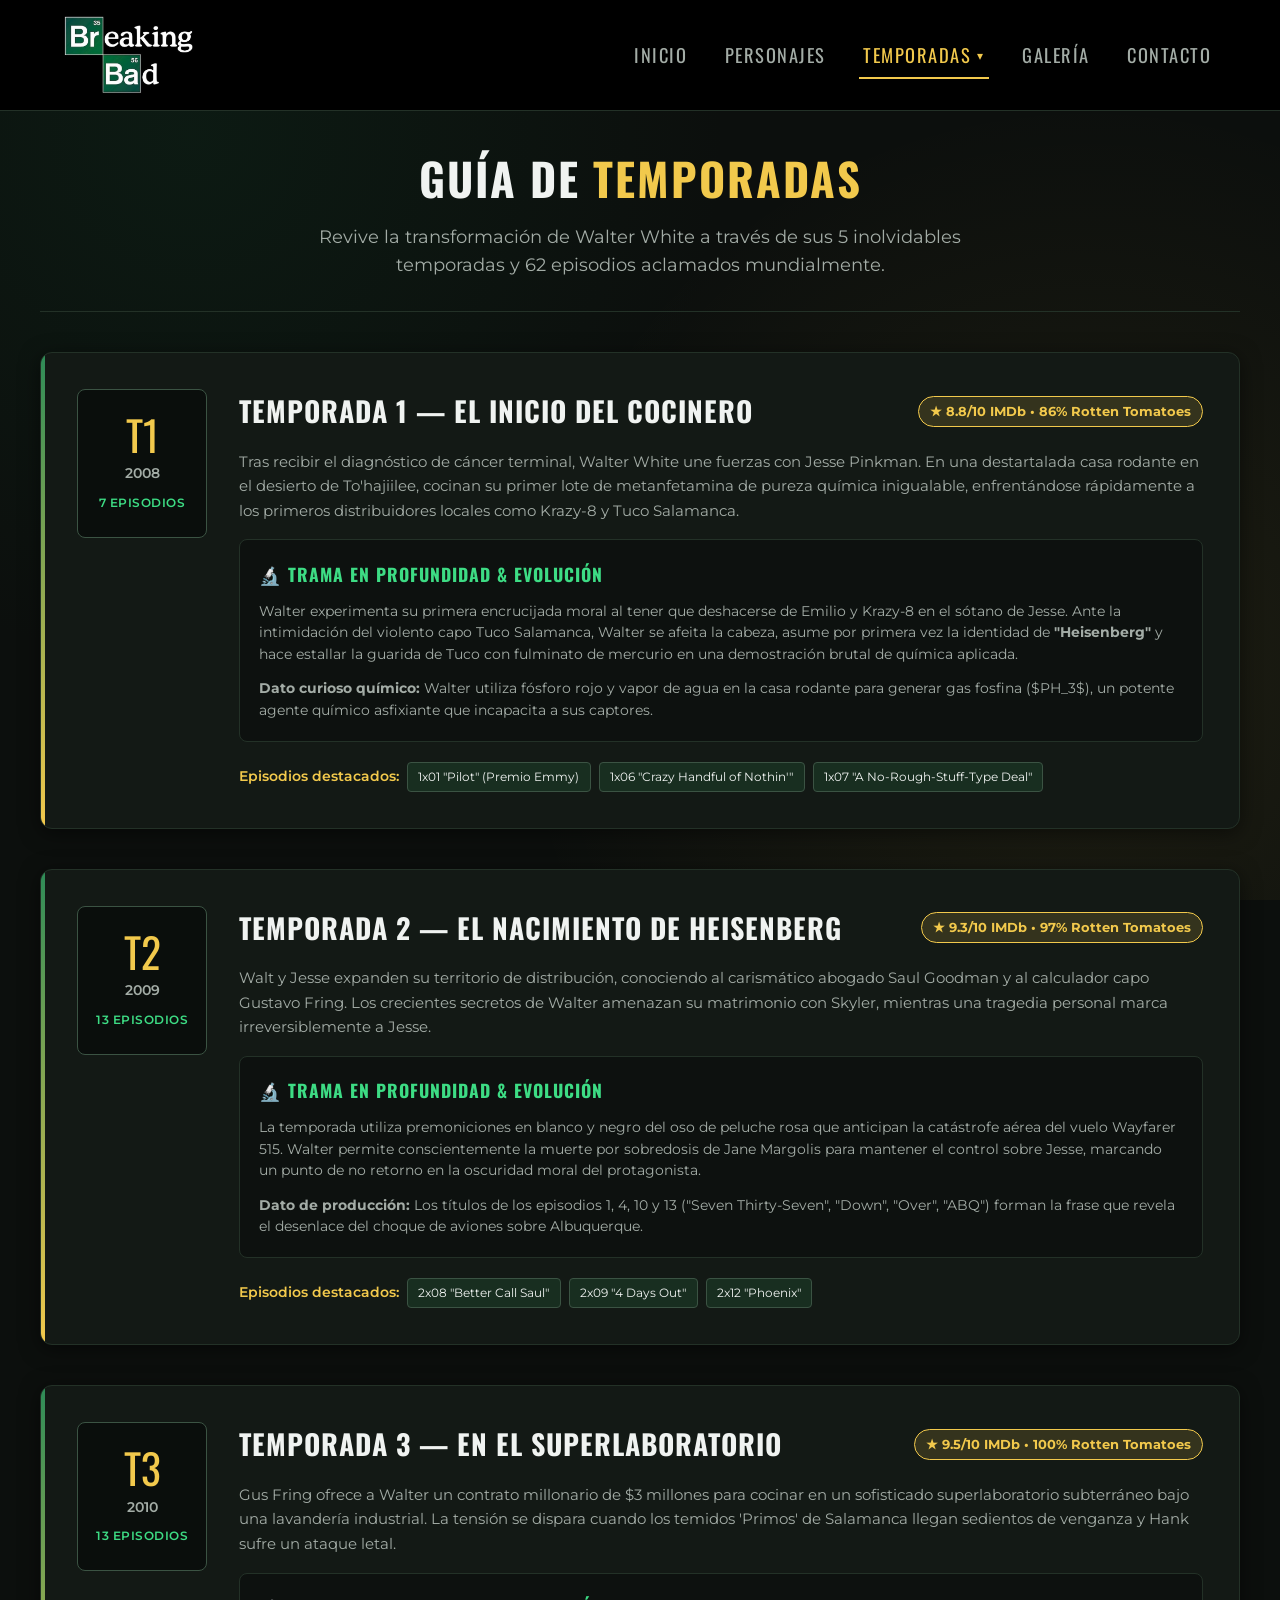
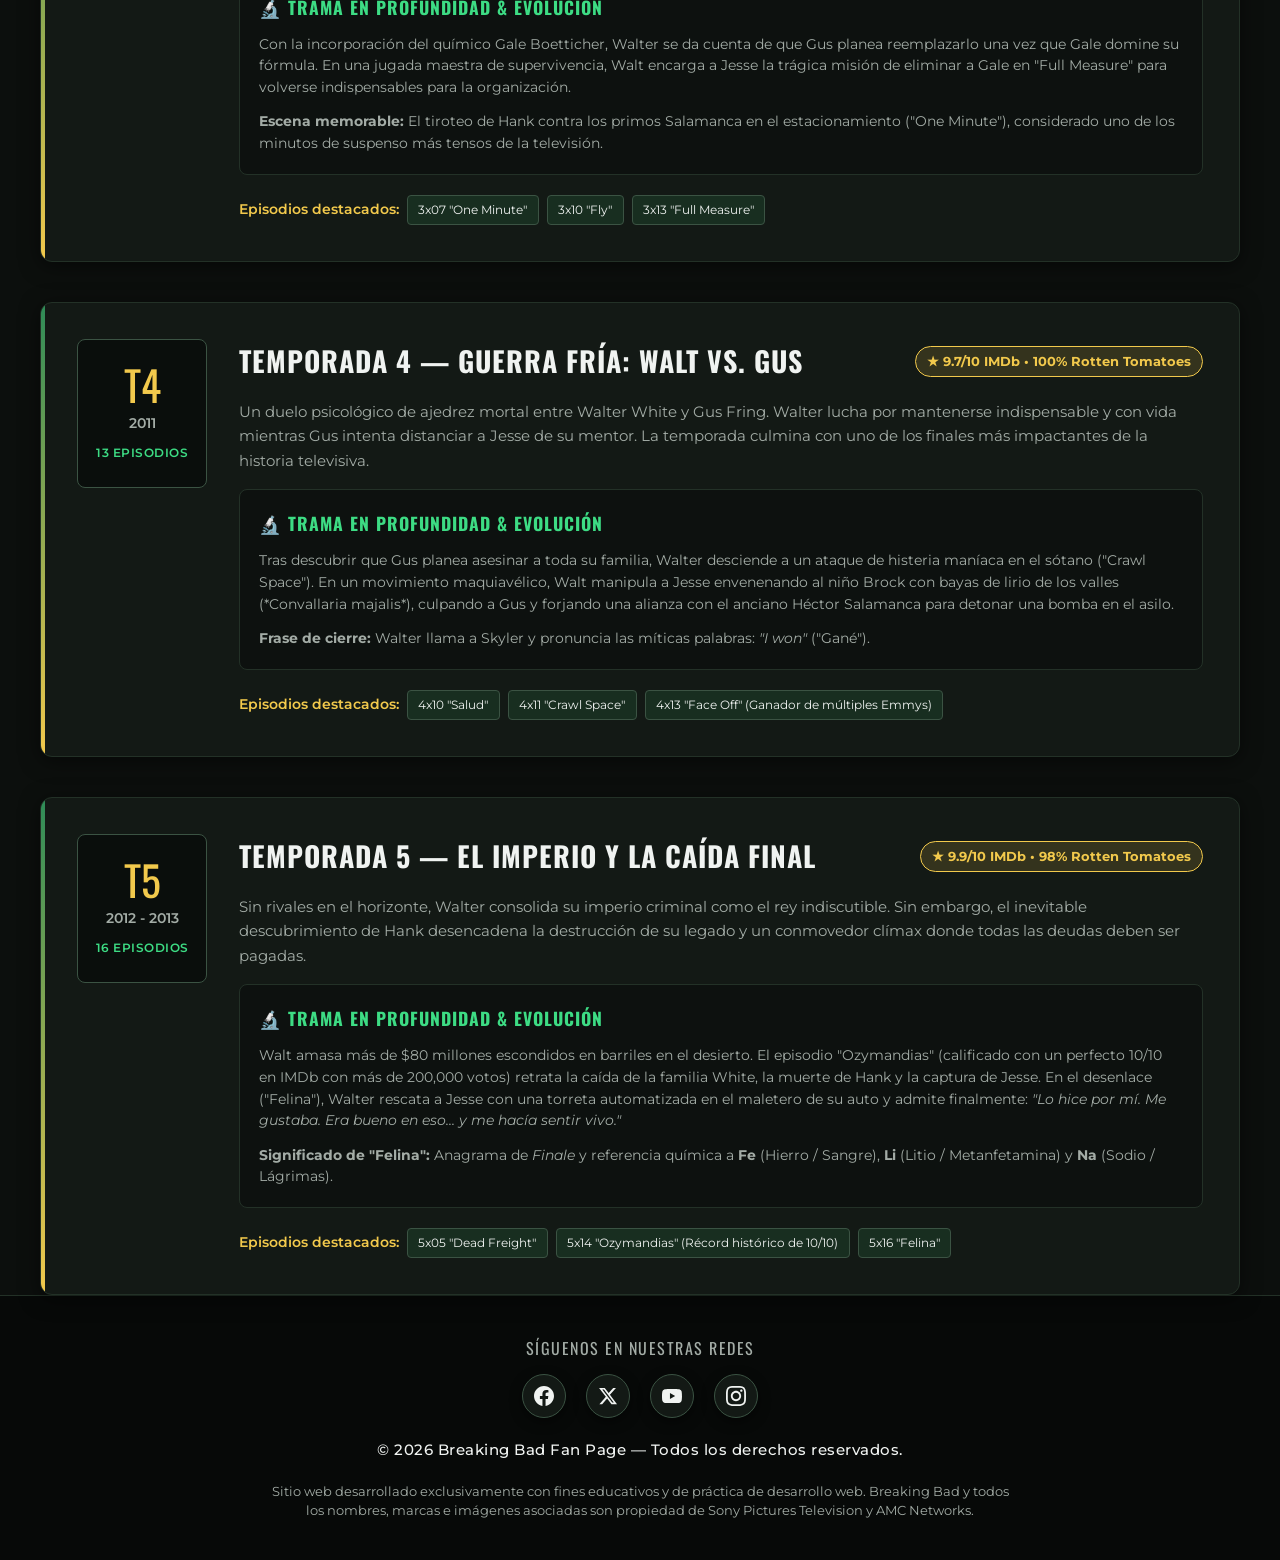
<file: temporadas.html>
<!DOCTYPE html>
<html lang="es">
<head>
    <meta charset="UTF-8">
    <meta name="viewport" content="width=device-width, initial-scale=1.0">
    <meta name="description" content="Guía completa de las 5 temporadas de Breaking Bad: sinopsis, episodios icónicos, años de emisión y evolución argumental.">
    <meta name="theme-color" content="#0d3b24">
    <title>Temporadas — Breaking Bad Fan Page</title>
    
    <!-- Fuentes de Google: Oswald y Montserrat -->
    <link rel="preconnect" href="https://fonts.googleapis.com">
    <link rel="preconnect" href="https://fonts.gstatic.com" crossorigin>
    <link href="https://fonts.googleapis.com/css2?family=Montserrat:wght@300;400;500;600;700&family=Oswald:wght@500;700&display=swap" rel="stylesheet">
    
    <!-- Hoja de estilos externa -->
    <link rel="stylesheet" href="css/styles.css">
</head>
<body>

    <!-- Encabezado y Navegación Principal -->
    <header class="header">
        <nav class="nav-container" aria-label="Navegación principal">
            <a href="index.html" class="logo" aria-label="Breaking Bad Inicio">
                <!-- <span class="element-symbol" aria-hidden="true">
                    <span class="atomic-number">35</span>Br
                </span><span class="logo-text">eaking</span>
                <span class="element-symbol" aria-hidden="true">
                    <span class="atomic-number">56</span>Ba
                </span><span class="logo-text">d</span> -->
                <img src="img/logo.jpg" alt="logo breaking-bad" class="logo-imagen">
            </a>

            <!-- Botón hamburguesa para dispositivos móviles -->
            <button class="nav-toggle" id="navToggle" aria-label="Abrir menú de navegación" aria-expanded="false">
                <span class="hamburger-line"></span>
                <span class="hamburger-line"></span>
                <span class="hamburger-line"></span>
            </button>

            <!-- Menú de navegación multi-página con submenú desplegable -->
            <ul class="nav-menu" id="navMenu">
                <li class="nav-item">
                    <a href="index.html" class="nav-link">Inicio</a>
                </li>
                <li class="nav-item">
                    <a href="personajes.html" class="nav-link">Personajes</a>
                </li>
                <li class="nav-item dropdown" id="temporadasDropdownItem">
                    <a href="temporadas.html" class="nav-link active" id="temporadasToggle" aria-haspopup="true" aria-expanded="false">
                        Temporadas <span class="dropdown-arrow" aria-hidden="true">&#9662;</span>
                    </a>
                    <ul class="dropdown-menu" aria-labelledby="temporadasToggle">
                        <li class="dropdown-item">
                            <a href="temporadas.html#t1" class="dropdown-link">
                                <span class="drop-badge">T1</span> Temporada 1 (2008)
                            </a>
                        </li>
                        <li class="dropdown-item">
                            <a href="temporadas.html#t2" class="dropdown-link">
                                <span class="drop-badge">T2</span> Temporada 2 (2009)
                            </a>
                        </li>
                        <li class="dropdown-item">
                            <a href="temporadas.html#t3" class="dropdown-link">
                                <span class="drop-badge">T3</span> Temporada 3 (2010)
                            </a>
                        </li>
                        <li class="dropdown-item">
                            <a href="temporadas.html#t4" class="dropdown-link">
                                <span class="drop-badge">T4</span> Temporada 4 (2011)
                            </a>
                        </li>
                        <li class="dropdown-item">
                            <a href="temporadas.html#t5" class="dropdown-link">
                                <span class="drop-badge">T5</span> Temporada 5 (2012-13)
                            </a>
                        </li>
                        <li class="dropdown-divider"></li>
                        <li class="dropdown-item">
                            <a href="temporadas.html" class="dropdown-link dropdown-link-all">Ver todas las temporadas &rarr;</a>
                        </li>
                    </ul>
                </li>
                <li class="nav-item">
                    <a href="galeria.html" class="nav-link">Galería</a>
                </li>
                <li class="nav-item">
                    <a href="contacto.html" class="nav-link">Contacto</a>
                </li>
            </ul>
        </nav>
    </header>

    <!-- Contenido Principal -->
    <main class="main-content">

        <!-- Encabezado de la Sección -->
        <header class="page-header">
            <h1 class="page-title">Guía de <span class="highlight">Temporadas</span></h1>
            <p class="page-subtitle">Revive la transformación de Walter White a través de sus 5 inolvidables temporadas y 62 episodios aclamados mundialmente.</p>
        </header>

        <!-- Lista de Temporadas con Flexbox -->
        <section class="seasons-section" aria-label="Lista de temporadas">
            <div class="seasons-list">

                <!-- Temporada 1 -->
                <article class="season-card" id="t1">
                    <div class="season-badge-col">
                        <span class="season-number">T1</span>
                        <span class="season-year">2008</span>
                        <span class="season-episodes-count">7 Episodios</span>
                    </div>
                    <div class="season-content">
                        <div class="season-header-row">
                            <h2 class="season-title">Temporada 1 — El Inicio del Cocinero</h2>
                            <span class="season-rating-pill">★ 8.8/10 IMDb • 86% Rotten Tomatoes</span>
                        </div>
                        <p class="season-synopsis">
                            Tras recibir el diagnóstico de cáncer terminal, Walter White une fuerzas con Jesse Pinkman. En una destartalada casa rodante en el desierto de To'hajiilee, cocinan su primer lote de metanfetamina de pureza química inigualable, enfrentándose rápidamente a los primeros distribuidores locales como Krazy-8 y Tuco Salamanca.
                        </p>
                        
                        <div class="season-deep-info">
                            <h3 class="deep-info-title">🔬 Trama en Profundidad & Evolución</h3>
                            <p class="deep-info-text">
                                Walter experimenta su primera encrucijada moral al tener que deshacerse de Emilio y Krazy-8 en el sótano de Jesse. Ante la intimidación del violento capo Tuco Salamanca, Walter se afeita la cabeza, asume por primera vez la identidad de <strong>"Heisenberg"</strong> y hace estallar la guarida de Tuco con fulminato de mercurio en una demostración brutal de química aplicada.
                            </p>
                            <p class="deep-info-text">
                                <strong>Dato curioso químico:</strong> Walter utiliza fósforo rojo y vapor de agua en la casa rodante para generar gas fosfina ($PH_3$), un potente agente químico asfixiante que incapacita a sus captores.
                            </p>
                        </div>

                        <div class="season-key-episodes">
                            <span class="key-label">Episodios destacados:</span>
                            <span class="episode-pill">1x01 "Pilot" (Premio Emmy)</span>
                            <span class="episode-pill">1x06 "Crazy Handful of Nothin'"</span>
                            <span class="episode-pill">1x07 "A No-Rough-Stuff-Type Deal"</span>
                        </div>
                    </div>
                </article>

                <!-- Temporada 2 -->
                <article class="season-card" id="t2">
                    <div class="season-badge-col">
                        <span class="season-number">T2</span>
                        <span class="season-year">2009</span>
                        <span class="season-episodes-count">13 Episodios</span>
                    </div>
                    <div class="season-content">
                        <div class="season-header-row">
                            <h2 class="season-title">Temporada 2 — El Nacimiento de Heisenberg</h2>
                            <span class="season-rating-pill">★ 9.3/10 IMDb • 97% Rotten Tomatoes</span>
                        </div>
                        <p class="season-synopsis">
                            Walt y Jesse expanden su territorio de distribución, conociendo al carismático abogado Saul Goodman y al calculador capo Gustavo Fring. Los crecientes secretos de Walter amenazan su matrimonio con Skyler, mientras una tragedia personal marca irreversiblemente a Jesse.
                        </p>

                        <div class="season-deep-info">
                            <h3 class="deep-info-title">🔬 Trama en Profundidad & Evolución</h3>
                            <p class="deep-info-text">
                                La temporada utiliza premoniciones en blanco y negro del oso de peluche rosa que anticipan la catástrofe aérea del vuelo Wayfarer 515. Walter permite conscientemente la muerte por sobredosis de Jane Margolis para mantener el control sobre Jesse, marcando un punto de no retorno en la oscuridad moral del protagonista.
                            </p>
                            <p class="deep-info-text">
                                <strong>Dato de producción:</strong> Los títulos de los episodios 1, 4, 10 y 13 ("Seven Thirty-Seven", "Down", "Over", "ABQ") forman la frase que revela el desenlace del choque de aviones sobre Albuquerque.
                            </p>
                        </div>

                        <div class="season-key-episodes">
                            <span class="key-label">Episodios destacados:</span>
                            <span class="episode-pill">2x08 "Better Call Saul"</span>
                            <span class="episode-pill">2x09 "4 Days Out"</span>
                            <span class="episode-pill">2x12 "Phoenix"</span>
                        </div>
                    </div>
                </article>

                <!-- Temporada 3 -->
                <article class="season-card" id="t3">
                    <div class="season-badge-col">
                        <span class="season-number">T3</span>
                        <span class="season-year">2010</span>
                        <span class="season-episodes-count">13 Episodios</span>
                    </div>
                    <div class="season-content">
                        <div class="season-header-row">
                            <h2 class="season-title">Temporada 3 — En el Superlaboratorio</h2>
                            <span class="season-rating-pill">★ 9.5/10 IMDb • 100% Rotten Tomatoes</span>
                        </div>
                        <p class="season-synopsis">
                            Gus Fring ofrece a Walter un contrato millonario de $3 millones para cocinar en un sofisticado superlaboratorio subterráneo bajo una lavandería industrial. La tensión se dispara cuando los temidos 'Primos' de Salamanca llegan sedientos de venganza y Hank sufre un ataque letal.
                        </p>

                        <div class="season-deep-info">
                            <h3 class="deep-info-title">🔬 Trama en Profundidad & Evolución</h3>
                            <p class="deep-info-text">
                                Con la incorporación del químico Gale Boetticher, Walter se da cuenta de que Gus planea reemplazarlo una vez que Gale domine su fórmula. En una jugada maestra de supervivencia, Walt encarga a Jesse la trágica misión de eliminar a Gale en "Full Measure" para volverse indispensables para la organización.
                            </p>
                            <p class="deep-info-text">
                                <strong>Escena memorable:</strong> El tiroteo de Hank contra los primos Salamanca en el estacionamiento ("One Minute"), considerado uno de los minutos de suspenso más tensos de la televisión.
                            </p>
                        </div>

                        <div class="season-key-episodes">
                            <span class="key-label">Episodios destacados:</span>
                            <span class="episode-pill">3x07 "One Minute"</span>
                            <span class="episode-pill">3x10 "Fly"</span>
                            <span class="episode-pill">3x13 "Full Measure"</span>
                        </div>
                    </div>
                </article>

                <!-- Temporada 4 -->
                <article class="season-card" id="t4">
                    <div class="season-badge-col">
                        <span class="season-number">T4</span>
                        <span class="season-year">2011</span>
                        <span class="season-episodes-count">13 Episodios</span>
                    </div>
                    <div class="season-content">
                        <div class="season-header-row">
                            <h2 class="season-title">Temporada 4 — Guerra Fría: Walt vs. Gus</h2>
                            <span class="season-rating-pill">★ 9.7/10 IMDb • 100% Rotten Tomatoes</span>
                        </div>
                        <p class="season-synopsis">
                            Un duelo psicológico de ajedrez mortal entre Walter White y Gus Fring. Walter lucha por mantenerse indispensable y con vida mientras Gus intenta distanciar a Jesse de su mentor. La temporada culmina con uno de los finales más impactantes de la historia televisiva.
                        </p>

                        <div class="season-deep-info">
                            <h3 class="deep-info-title">🔬 Trama en Profundidad & Evolución</h3>
                            <p class="deep-info-text">
                                Tras descubrir que Gus planea asesinar a toda su familia, Walter desciende a un ataque de histeria maníaca en el sótano ("Crawl Space"). En un movimiento maquiavélico, Walt manipula a Jesse envenenando al niño Brock con bayas de lirio de los valles (*Convallaria majalis*), culpando a Gus y forjando una alianza con el anciano Héctor Salamanca para detonar una bomba en el asilo.
                            </p>
                            <p class="deep-info-text">
                                <strong>Frase de cierre:</strong> Walter llama a Skyler y pronuncia las míticas palabras: <em>"I won"</em> ("Gané").
                            </p>
                        </div>

                        <div class="season-key-episodes">
                            <span class="key-label">Episodios destacados:</span>
                            <span class="episode-pill">4x10 "Salud"</span>
                            <span class="episode-pill">4x11 "Crawl Space"</span>
                            <span class="episode-pill">4x13 "Face Off" (Ganador de múltiples Emmys)</span>
                        </div>
                    </div>
                </article>

                <!-- Temporada 5 -->
                <article class="season-card" id="t5">
                    <div class="season-badge-col">
                        <span class="season-number">T5</span>
                        <span class="season-year">2012 - 2013</span>
                        <span class="season-episodes-count">16 Episodios</span>
                    </div>
                    <div class="season-content">
                        <div class="season-header-row">
                            <h2 class="season-title">Temporada 5 — El Imperio y la Caída Final</h2>
                            <span class="season-rating-pill">★ 9.9/10 IMDb • 98% Rotten Tomatoes</span>
                        </div>
                        <p class="season-synopsis">
                            Sin rivales en el horizonte, Walter consolida su imperio criminal como el rey indiscutible. Sin embargo, el inevitable descubrimiento de Hank desencadena la destrucción de su legado y un conmovedor clímax donde todas las deudas deben ser pagadas.
                        </p>

                        <div class="season-deep-info">
                            <h3 class="deep-info-title">🔬 Trama en Profundidad & Evolución</h3>
                            <p class="deep-info-text">
                                Walt amasa más de $80 millones escondidos en barriles en el desierto. El episodio "Ozymandias" (calificado con un perfecto 10/10 en IMDb con más de 200,000 votos) retrata la caída de la familia White, la muerte de Hank y la captura de Jesse. En el desenlace ("Felina"), Walter rescata a Jesse con una torreta automatizada en el maletero de su auto y admite finalmente: <em>"Lo hice por mí. Me gustaba. Era bueno en eso... y me hacía sentir vivo."</em>
                            </p>
                            <p class="deep-info-text">
                                <strong>Significado de "Felina":</strong> Anagrama de <em>Finale</em> y referencia química a <strong>Fe</strong> (Hierro / Sangre), <strong>Li</strong> (Litio / Metanfetamina) y <strong>Na</strong> (Sodio / Lágrimas).
                            </p>
                        </div>

                        <div class="season-key-episodes">
                            <span class="key-label">Episodios destacados:</span>
                            <span class="episode-pill">5x05 "Dead Freight"</span>
                            <span class="episode-pill">5x14 "Ozymandias" (Récord histórico de 10/10)</span>
                            <span class="episode-pill">5x16 "Felina"</span>
                        </div>
                    </div>
                </article>

            </div>
        </section>

    </main>

    <!-- Pie de Página con Redes Sociales -->
    <footer class="footer">
        <section class="footer-content">
            <div class="footer-social-wrapper">
                <span class="social-heading">Síguenos en nuestras redes</span>
                <nav class="social-links" aria-label="Redes sociales de Breaking Bad">
                    <!-- Facebook -->
                    <a href="https://facebook.com" target="_blank" rel="noopener noreferrer" class="social-btn facebook" aria-label="Facebook Oficial de Breaking Bad">
                        <svg viewBox="0 0 24 24" aria-hidden="true">
                            <path d="M24 12.073c0-6.627-5.373-12-12-12s-12 5.373-12 12c0 5.99 4.388 10.954 10.125 11.854v-8.385H7.078v-3.47h3.047V9.43c0-3.007 1.792-4.669 4.533-4.669 1.312 0 2.686.235 2.686.235v2.953H15.83c-1.491 0-1.956.925-1.956 1.874v2.25h3.328l-.532 3.47h-2.796v8.385C19.612 23.027 24 18.062 24 12.073z"/>
                        </svg>
                    </a>
                    <!-- X (Twitter) -->
                    <a href="https://x.com" target="_blank" rel="noopener noreferrer" class="social-btn x" aria-label="Cuenta oficial de X (Twitter) Breaking Bad">
                        <svg viewBox="0 0 24 24" aria-hidden="true">
                            <path d="M18.244 2.25h3.308l-7.227 8.26 8.502 11.24H16.17l-5.214-6.817L4.99 21.75H1.68l7.73-8.835L1.254 2.25H8.08l4.713 6.231zm-1.161 17.52h1.833L7.084 4.126H5.117z"/>
                        </svg>
                    </a>
                    <!-- YouTube -->
                    <a href="https://youtube.com" target="_blank" rel="noopener noreferrer" class="social-btn youtube" aria-label="Canal de YouTube oficial">
                        <svg viewBox="0 0 24 24" aria-hidden="true">
                            <path d="M23.498 6.186a3.016 3.016 0 0 0-2.122-2.136C19.505 3.545 12 3.545 12 3.545s-7.505 0-9.377.505A3.017 3.017 0 0 0 .502 6.186C0 8.07 0 12 0 12s0 3.93.502 5.814a3.016 3.016 0 0 0 2.122 2.136c1.871.505 9.376.505 9.376.505s7.505 0 9.377-.505a3.015 3.015 0 0 0 2.122-2.136C24 15.93 24 12 24 12s0-3.93-.502-5.814zM9.545 15.568V8.432L15.818 12l-6.273 3.568z"/>
                        </svg>
                    </a>
                    <!-- Instagram -->
                    <a href="https://instagram.com" target="_blank" rel="noopener noreferrer" class="social-btn instagram" aria-label="Instagram Oficial de Breaking Bad">
                        <svg viewBox="0 0 24 24" aria-hidden="true">
                            <path d="M12 2.163c3.204 0 3.584.012 4.85.07 3.252.148 4.771 1.691 4.919 4.919.058 1.265.069 1.645.069 4.849 0 3.205-.012 3.584-.069 4.849-.149 3.225-1.664 4.771-4.919 4.919-1.266.058-1.644.07-4.85.07-3.204 0-3.584-.012-4.849-.07-3.26-.149-4.771-1.699-4.919-4.92-.058-1.265-.07-1.644-.07-4.849 0-3.204.013-3.583.07-4.849.149-3.227 1.664-4.771 4.919-4.919 1.266-.057 1.645-.069 4.849-.069zm0-2.163c-3.259 0-3.667.014-4.947.072-4.358.2-6.78 2.618-6.98 6.98-.059 1.281-.073 1.689-.073 4.948 0 3.259.014 3.668.072 4.948.2 4.358 2.618 6.78 6.98 6.98 1.281.058 1.689.072 4.948.072 3.259 0 3.668-.014 4.948-.072 4.354-.2 6.782-2.618 6.979-6.98.059-1.28.073-1.689.073-4.948 0-3.259-.014-3.667-.072-4.947-.196-4.354-2.617-6.78-6.979-6.98-1.281-.059-1.69-.073-4.949-.073zm0 5.838c-3.403 0-6.162 2.759-6.162 6.162s2.759 6.163 6.162 6.163 6.162-2.759 6.162-6.163c0-3.403-2.759-6.162-6.162-6.162zm0 10.162c-2.209 0-4-1.79-4-4 0-2.209 1.791-4 4-4s4 1.791 4 4c0 2.21-1.791 4-4 4zm6.406-11.845c-.796 0-1.441.645-1.441 1.44s.645 1.44 1.441 1.44c.795 0 1.439-.645 1.439-1.44s-.644-1.44-1.439-1.44z"/>
                        </svg>
                    </a>
                </nav>
            </div>
            <p class="copyright">
                &copy; 2026 Breaking Bad Fan Page &mdash; Todos los derechos reservados.
            </p>
            <p class="educational-disclaimer">
                Sitio web desarrollado exclusivamente con fines educativos y de práctica de desarrollo web. Breaking Bad y todos los nombres, marcas e imágenes asociadas son propiedad de Sony Pictures Television y AMC Networks.
            </p>
        </section>
    </footer>

    <!-- Script externo de JavaScript -->
    <script src="js/script.js"></script>
</body>
</html>
</file>
<file: css/styles.css>
/* ==========================================================================
    BREAKING BAD — FAN PAGE STYLESHEET
    Estilo visual inspirado en la atmósfera y paleta de colores de Breaking Bad.
    Utiliza Flexbox para la estructura, alineación y diseño responsive.
   ========================================================================== */

/* --------------------------------------------------------------------------
    1. VARIABLES Y PALETA DE COLORES
   -------------------------------------------------------------------------- */
:root {
    /* Paleta inspirada en Breaking Bad */
    --color-bg-main: #0c0f0d;         /* Fondo oscuro profundo */
    --color-bg-card: #131915;         /* Fondo de tarjetas y bloques */
    --color-bg-card-hover: #19231d;   /* Hover en tarjetas */
    --color-header-bg: #090c0a;       /* Fondo del encabezado */
    --color-footer-bg: #070908;       /* Fondo del pie de página */

    /* Verdes temáticos (Química / Metanfetamina / Tonalidad AMC) */
    --color-green-dark: #0d3b24;      /* Verde oscuro corporativo / serie */
    --color-green-olive: #1f3626;     /* Verde oliva desierto */
    --color-green-emerald: #2e8b57;   /* Verde esmeralda */
    --color-green-accent: #3ddc84;    /* Verde acento vibrante */
    --color-green-glow: rgba(61, 220, 132, 0.25);

    /* Amarillos / Dorados (Trajes hazmat de Walter y Jesse) */
    --color-yellow-accent: #f2c94c;   /* Amarillo hazmat */
    --color-yellow-hover: #ffd700;    /* Amarillo dorado brillante */
    --color-yellow-glow: rgba(242, 201, 76, 0.3);

    /* Escala de grises y textos */
    --color-text-light: #f0f3f1;      /* Blanco suave principal */
    --color-text-muted: #a3aca6;      /* Texto secundario / atenuado */
    --color-border: #233127;          /* Bordes sutiles */
    --color-border-highlight: #3b5343;

    /* Tipografías */
    --font-heading: 'Oswald', 'Impact', 'Arial Black', sans-serif;
    --font-body: 'Montserrat', -apple-system, BlinkMacSystemFont, 'Segoe UI', Roboto, sans-serif;

    /* Transiciones y Sombras */
    --transition-smooth: all 0.3s cubic-bezier(0.4, 0, 0.2, 1);
    --shadow-subtle: 0 4px 20px rgba(0, 0, 0, 0.5);
    --shadow-highlight: 0 8px 32px rgba(0, 0, 0, 0.7);
    --shadow-green: 0 0 25px rgba(46, 139, 87, 0.25);
    --radius-sm: 4px;
    --radius-md: 8px;
    --radius-lg: 12px;
}

/* --------------------------------------------------------------------------
    2. REINICIO Y CONFIGURACIÓN GENERAL
   -------------------------------------------------------------------------- */
* {
    margin: 0;
    padding: 0;
    box-sizing: border-box;
}

html {
    scroll-behavior: smooth;
    font-size: 16px;
}

body {
    font-family: var(--font-body);
    background-color: var(--color-bg-main);
    color: var(--color-text-light);
    line-height: 1.6;
    min-height: 100vh;
    display: flex;
    flex-direction: column;
    overflow-x: hidden;
    background-image: 
        radial-gradient(circle at 15% 15%, rgba(13, 59, 36, 0.25) 0%, transparent 40%),
        radial-gradient(circle at 85% 75%, rgba(242, 201, 76, 0.08) 0%, transparent 45%);
    background-attachment: fixed;
}

img {
    max-width: 100%;
    height: auto;
    display: block;
}

a {
    text-decoration: none;
    color: inherit;
    transition: var(--transition-smooth);
}

ul {
    list-style: none;
}

/* --------------------------------------------------------------------------
   3. ELEMENTOS DE LA TABLA PERIÓDICA (ESTILO ICÓNICO DE BREAKING BAD)
   -------------------------------------------------------------------------- */
.element-symbol,
.element-box {
    display: inline-flex;
    flex-direction: column;
    justify-content: center;
    align-items: center;
    background-color: var(--color-green-dark);
    border: 2px solid var(--color-green-emerald);
    color: #ffffff;
    font-family: var(--font-heading);
    font-weight: 700;
    line-height: 1;
    position: relative;
    box-shadow: 0 2px 8px rgba(0, 0, 0, 0.4);
    vertical-align: middle;
    text-transform: none;
    user-select: none;
}

.element-symbol {
    width: 38px;
    height: 38px;
    font-size: 1.15rem;
    margin-right: 1px;
    border-radius: var(--radius-sm);
}

.element-box {
    width: 56px;
    height: 56px;
    font-size: 2rem;
    margin-right: 2px;
    border-radius: var(--radius-sm);
    box-shadow: var(--shadow-green);
}

.atomic-number {
    position: absolute;
    top: 2px;
    left: 4px;
    font-size: 0.55rem;
    font-family: var(--font-body);
    font-weight: 500;
    opacity: 0.85;
    line-height: 1;
}

/* --------------------------------------------------------------------------
   4. ENCABEZADO Y NAVEGACIÓN (FLEXBOX)
   -------------------------------------------------------------------------- */
.header {
    background-color: rgb(0, 0, 0);
    backdrop-filter: blur(10px);
    border-bottom: 1px solid var(--color-border);
    position: sticky;
    top: 0;
    z-index: 1000;
    width: 100%;
}

.nav-container {
    max-width: 1200px;
    margin: 0 auto;
    padding: 1rem 1.5rem;
    display: flex;
    justify-content: space-between;
    align-items: center;
}

/* Logo */
.logo-imagen{
    width: 130px;
    height: auto;
}
/* .logo {
    display: flex;
    align-items: center;
    font-family: var(--font-heading);
    font-size: 2.5rem;
    letter-spacing: 2px;
    text-transform: uppercase;
    color: var(--color-text-light);
} */

/* .logo:hover .element-symbol {
    border-color: var(--color-yellow-accent);
    box-shadow: 0 0 12px var(--color-yellow-glow);
}

.logo-text {
    margin-right: 0.4rem;
    font-weight: 700;
    color: var(--color-text-light);
} */

/* Menú de navegación principal (Flexbox) */
.nav-menu {
    display: flex;
    align-items: center;
    gap: 1.75rem;
}

.nav-item {
    position: relative;
}

.nav-link {
    font-family: var(--font-heading);
    font-size: 1.15rem;
    letter-spacing: 1.5px;
    text-transform: uppercase;
    color: var(--color-text-muted);
    padding: 0.6rem 0.3rem;
    display: inline-flex;
    align-items: center;
    gap: 0.35rem;
    position: relative;
    cursor: pointer;
}

.nav-link::after {
    content: '';
    position: absolute;
    bottom: 0;
    left: 0;
    width: 0%;
    height: 2px;
    background-color: var(--color-yellow-accent);
    transition: var(--transition-smooth);
}

.nav-link:hover,
.nav-link.active,
.nav-item.dropdown:hover .nav-link {
    color: var(--color-yellow-accent);
}

.nav-link:hover::after,
.nav-link.active::after,
.nav-item.dropdown:hover .nav-link::after {
    width: 100%;
}

/* Flecha indicadora de submenú */
.dropdown-arrow {
    font-size: 0.75rem;
    transition: transform 0.3s ease;
    display: inline-block;
}

.nav-item.dropdown:hover .dropdown-arrow,
.nav-item.dropdown.open .dropdown-arrow {
    transform: rotate(180deg);
    color: var(--color-yellow-accent);
}

/* Submenú Desplegable (Dropdown) */
.dropdown-menu {
    position: absolute;
    top: calc(100%);
    left: 50%;
    transform: translateX(-50%) translateY(8px);
    min-width: 250px;
    background-color: rgba(13, 19, 15, 0.98);
    backdrop-filter: blur(14px);
    border: 1px solid var(--color-border-highlight);
    border-radius: var(--radius-md);
    box-shadow: 0 12px 35px rgba(0, 0, 0, 0.85), 0 0 20px rgba(46, 139, 87, 0.2);
    padding: 0.6rem 0;
    opacity: 0;
    pointer-events: none;
    transition: opacity 0.4s ease, transform 0.4s ease;
    z-index: 1100;
}

.dropdown-menu::before {
    content: '';
    position: absolute;
    top: 0;
    left: 0;
    width: 100%;
    height: 3px;
    background: linear-gradient(90deg, var(--color-green-emerald), var(--color-yellow-accent));
    border-radius: var(--radius-md) var(--radius-md) 0 0;
}

/* Mostrar dropdown en hover o con clase open */
.nav-item.dropdown:hover .dropdown-menu,
.nav-item.dropdown:focus-within .dropdown-menu,
.nav-item.dropdown.open .dropdown-menu {
    display: block;
    opacity: 1;
    pointer-events: auto;
    transform: translateX(-50%) translateY(0);
}

.dropdown-item {
    display: block;
}

.dropdown-link {
    display: flex;
    align-items: center;
    gap: 0.75rem;
    padding: 0.65rem 1.25rem;
    font-size: 0.92rem;
    font-weight: 500;
    color: var(--color-text-light);
    transition: var(--transition-smooth);
}

.dropdown-link:hover {
    background-color: rgba(46, 139, 87, 0.22);
    color: var(--color-yellow-accent);
    padding-left: 1.5rem;
}

.drop-badge {
    display: inline-flex;
    justify-content: center;
    align-items: center;
    width: 28px;
    height: 28px;
    background-color: var(--color-green-dark);
    border: 1px solid var(--color-green-emerald);
    color: #ffffff;
    font-family: var(--font-heading);
    font-size: 0.85rem;
    font-weight: 700;
    border-radius: var(--radius-sm);
    flex-shrink: 0;
}

.dropdown-divider {
    height: 1px;
    background-color: var(--color-border);
    margin: 0.4rem 0;
}

.dropdown-link-all {
    color: var(--color-green-accent);
    font-weight: 600;
    font-size: 0.88rem;
    justify-content: center;
    text-transform: uppercase;
    letter-spacing: 0.5px;
}

.dropdown-link-all:hover {
    color: var(--color-yellow-accent);
    background-color: rgba(0, 0, 0, 0.4);
}

/* Botón Hamburguesa Móvil */
.nav-toggle {
    display: none;
    background: transparent;
    border: none;
    cursor: pointer;
    padding: 0.5rem;
}

.hamburger-line {
    display: block;
    width: 26px;
    height: 3px;
    margin: 5px 0;
    background-color: var(--color-yellow-accent);
    border-radius: 2px;
    transition: var(--transition-smooth);
}

/* --------------------------------------------------------------------------
   5. CONTENIDO PRINCIPAL Y PÁGINA DE INICIO (HERO FLEXBOX)
   -------------------------------------------------------------------------- */
.main-content {
    flex: 1;
    max-width: 1200px;
    width: 100%;
    margin: 0 auto;
    /* padding: 2.5rem 1.5rem; */
    display: flex;
    flex-direction: column;
    gap: 1rem;
}

/* Encabezados de páginas secundarias */
.page-header {
    text-align: center;
    margin-bottom: 1.5rem;
    padding: 2rem;
    border-bottom: 1px solid var(--color-border);
}

.page-title {
    font-family: var(--font-heading);
    font-size: 2.8rem;
    letter-spacing: 2px;
    text-transform: uppercase;
    color: var(--color-text-light);
    margin-bottom: 0.5rem;
}

.page-title .highlight {
    color: var(--color-yellow-accent);
}

.page-subtitle {
    color: var(--color-text-muted);
    font-size: 1.1rem;
    max-width: 700px;
    margin: 0 auto;
}

/* Tarjeta principal Home con distribución Flexbox */
.hero-section{
    background-image:linear-gradient(rgba(0, 0, 0, 0.65), rgba(0, 0, 0, 0.65)), url(../img/breaking-bad-aaron-paul-bryan-cranston-jesse-pinkman-walter-white-facebook-cover.jpg);
    background-repeat: no-repeat;
    background-size: cover;
    height: 350px;
    margin-top: 1rem;
    position: relative;
    display: flex;
    justify-content: center;
    align-items: center;
}

.hero-card {
    background-color: var(--color-bg-card);
    border: 1px solid var(--color-border);
    border-radius: var(--radius-lg);
    padding: 2.5rem;
    box-shadow: var(--shadow-highlight);
    display: flex;
    flex-direction: row;
    align-items: center; /* Alineación centrada para no cortar imágenes */
    justify-content: space-between;
    gap: 2.5rem;
    position: relative;
    overflow: hidden;
}

.hero-card::before {
    content: '';
    position: absolute;
    top: 0;
    left: 0;
    width: 100%;
    height: 4px;
    background: linear-gradient(90deg, var(--color-green-emerald), var(--color-yellow-accent));
}

/* Columna de información textual */
.hero-info {
    flex: 1 1 52%;
    display: flex;
    flex-direction: column;
    justify-content: center;
}

.badge {
    display: inline-block;
    align-self: flex-start;
    background-color: rgba(46, 139, 87, 0.2);
    color: var(--color-green-accent);
    border: 1px solid rgba(61, 220, 132, 0.3);
    font-size: 0.75rem;
    font-weight: 600;
    letter-spacing: 1px;
    text-transform: uppercase;
    padding: 0.35rem 0.8rem;
    border-radius: 50px;
    margin-bottom: 1rem;
}

.hero-title {
    font-family: var(--font-heading);
    font-size: 3.5rem;
    letter-spacing: 2px;
    text-transform: uppercase;
    text-align: center;
    color: var(--color-text-light);
    margin-bottom: 0.5rem;
}

.hero-tagline {
    font-style: italic;
    color: var(--color-yellow-accent);
    font-size: 1.1rem;
    text-align: center;
    margin-bottom: 0;
    font-weight: 500;
}

/* Sinopsis */
.synopsis-block {
    margin-bottom: 1.5rem;
}

.section-subtitle {
    font-family: var(--font-heading);
    font-size: 1.4rem;
    letter-spacing: 1.5px;
    text-transform: uppercase;
    color: var(--color-green-accent);
    margin-bottom: 0.6rem;
    display: flex;
    align-items: center;
    gap: 0.5rem;
}

.section-subtitle::after {
    content: '';
    flex: 1;
    height: 1px;
    background-color: var(--color-border);
}

.synopsis-text {
    color: var(--color-text-muted);
    font-size: 0.98rem;
    margin-bottom: 0.8rem;
    text-align: left;
}

/* Ficha técnica rápida (Flexbox) */
.quick-facts {
    background-color: rgba(0, 0, 0, 0.35);
    border: 1px solid var(--color-border);
    border-radius: var(--radius-md);
    padding: 1rem 1.25rem;
    margin-bottom: 1.75rem;
}

.facts-list {
    display: flex;
    flex-wrap: wrap;
    gap: 1rem 1.5rem;
}

.fact-item {
    display: flex;
    align-items: center;
    gap: 0.4rem;
    font-size: 0.9rem;
}

.fact-label {
    color: var(--color-text-muted);
    font-weight: 600;
}

.fact-value {
    color: var(--color-text-light);
}

.highlight-rating {
    color: var(--color-yellow-accent);
    font-weight: 700;
}

/* Botones de acción (Flexbox) */
.hero-actions {
    display: flex;
    gap: 1rem;
    flex-wrap: wrap;
}

.btn {
    font-family: var(--font-heading);
    font-size: 1.1rem;
    letter-spacing: 1.5px;
    text-transform: uppercase;
    padding: 0.75rem 1.6rem;
    border-radius: var(--radius-sm);
    font-weight: 700;
    text-align: center;
    cursor: pointer;
    display: inline-flex;
    align-items: center;
    justify-content: center;
    box-shadow: 0 4px 12px rgba(0, 0, 0, 0.4);
    transition: var(--transition-smooth);
}

.btn-primary {
    background-color: var(--color-yellow-accent);
    color: #0c0f0d;
    border: 2px solid var(--color-yellow-accent);
}

.btn-primary:hover {
    background-color: var(--color-yellow-hover);
    border-color: var(--color-yellow-hover);
    box-shadow: 0 0 16px var(--color-yellow-glow);
    transform: translateY(-2px);
}

.btn-secondary {
    background-color: transparent;
    color: var(--color-text-light);
    border: 2px solid var(--color-border-highlight);
}

.btn-secondary:hover {
    background-color: var(--color-green-olive);
    border-color: var(--color-green-emerald);
    color: #ffffff;
    transform: translateY(-2px);
}

/* Columna de Imagen (Figure & Figcaption) - Solución para imagen completa */
.hero-media {
    flex: 1 1 48%;
    display: flex;
    flex-direction: column;
    justify-content: center;
    align-items: center;
    position: relative;
}

.hero-image-wrapper {
    width: 80%;
    border-radius: var(--radius-md);
    overflow: hidden;
    border: 2px solid var(--color-border-highlight);
    box-shadow: var(--shadow-subtle);
    background-color: #000000;
    transition: var(--transition-smooth);
}

.hero-image {
    width: 100%;
    height: auto;
    max-height: none;
    object-fit: contain; /* Garantiza que la imagen se vea COMPLETA sin recortes */
    display: block;
    transition: var(--transition-smooth);
}

.hero-media:hover .hero-image-wrapper {
    border-color: var(--color-green-emerald);
    box-shadow: var(--shadow-green);
    transform: scale(1.01);
}

.media-caption {
    font-size: 0.82rem;
    color: var(--color-text-muted);
    text-align: center;
    margin-top: 0.75rem;
    font-style: italic;
}

/* Sección de accesos rápidos del Home */
.features-preview {
    display: flex;
    gap: 1.5rem;
    flex-wrap: wrap;
}

.feature-card {
    flex: 1 1 calc(25% - 1.2rem);
    min-width: 240px;
    background-color: var(--color-bg-card);
    border: 1px solid var(--color-border);
    border-radius: var(--radius-md);
    padding: 1.75rem 1.25rem;
    display: flex;
    flex-direction: column;
    align-items: flex-start;
    gap: 0.75rem;
    transition: var(--transition-smooth);
}

.feature-card:hover {
    border-color: var(--color-green-emerald);
    background-color: var(--color-bg-card-hover);
    transform: translateY(-4px);
    box-shadow: var(--shadow-green);
}

.feature-icon {
    font-size: 1.8rem;
    color: var(--color-yellow-accent);
}

.feature-title {
    font-family: var(--font-heading);
    font-size: 1.3rem;
    letter-spacing: 1px;
    text-transform: uppercase;
    color: var(--color-text-light);
}

.feature-desc {
    color: var(--color-text-muted);
    font-size: 0.9rem;
    flex: 1;
}

.feature-link {
    color: var(--color-yellow-accent);
    font-size: 0.9rem;
    font-weight: 600;
    display: inline-flex;
    align-items: center;
    gap: 0.3rem;
}

.feature-link:hover {
    color: var(--color-yellow-hover);
    text-decoration: underline;
}

/* --------------------------------------------------------------------------
   6. SECCIÓN PERSONAJES (FLEXBOX)
   -------------------------------------------------------------------------- */
.characters-grid {
    display: flex;
    flex-wrap: wrap;
    gap: 2rem;
    justify-content: center;
}

.character-card {
    flex: 1 1 calc(33.333% - 1.5rem);
    min-width: 300px;
    max-width: 380px;
    background-color: var(--color-bg-card);
    border: 1px solid var(--color-border);
    border-radius: var(--radius-md);
    padding: 1.75rem;
    display: flex;
    flex-direction: column;
    gap: 1rem;
    box-shadow: var(--shadow-subtle);
    position: relative;
    overflow: hidden;
    transition: var(--transition-smooth);
}

.character-card:hover {
    border-color: var(--color-green-emerald);
    background-color: var(--color-bg-card-hover);
    transform: translateY(-5px);
    box-shadow: var(--shadow-green);
}

.character-card::before {
    content: '';
    position: absolute;
    top: 0;
    left: 0;
    width: 100%;
    height: 3px;
    background-color: var(--color-green-emerald);
    transition: var(--transition-smooth);
}

.character-card:hover::before {
    background-color: var(--color-yellow-accent);
}

.character-header {
    display: flex;
    align-items: center;
    gap: 1rem;
}

.character-element {
    width: 48px;
    height: 48px;
    font-size: 1.5rem;
    flex-shrink: 0;
}

.character-name-group {
    display: flex;
    flex-direction: column;
}

.character-name {
    font-family: var(--font-heading);
    font-size: 1.4rem;
    letter-spacing: 1px;
    text-transform: uppercase;
    color: var(--color-text-light);
    line-height: 1.1;
}

.character-alias {
    color: var(--color-yellow-accent);
    font-size: 0.85rem;
    font-weight: 600;
    text-transform: uppercase;
    letter-spacing: 0.5px;
}

.character-actor {
    font-size: 0.85rem;
    color: var(--color-text-muted);
    font-style: italic;
}

.character-quote {
    background-color: rgba(0, 0, 0, 0.4);
    border-left: 3px solid var(--color-yellow-accent);
    padding: 0.6rem 0.8rem;
    font-size: 0.88rem;
    font-style: italic;
    color: var(--color-text-light);
    border-radius: 0 var(--radius-sm) var(--radius-sm) 0;
}

.character-bio {
    color: var(--color-text-muted);
    font-size: 0.92rem;
    line-height: 1.5;
    flex: 1;
}

.character-tags {
    display: flex;
    flex-wrap: wrap;
    gap: 0.4rem;
    margin-top: auto;
}

.char-tag {
    font-size: 0.72rem;
    text-transform: uppercase;
    font-weight: 600;
    letter-spacing: 0.5px;
    padding: 0.2rem 0.6rem;
    border-radius: 50px;
    background-color: rgba(255, 255, 255, 0.05);
    color: var(--color-text-muted);
    border: 1px solid var(--color-border);
}

.char-tag.highlight {
    background-color: rgba(61, 220, 132, 0.15);
    color: var(--color-green-accent);
    border-color: rgba(61, 220, 132, 0.3);
}

/* --------------------------------------------------------------------------
    7. SECCIÓN TEMPORADAS DETALLADAS (FLEXBOX)
   -------------------------------------------------------------------------- */
.seasons-list {
    display: flex;
    flex-direction: column;
    gap: 2.5rem;
}

.season-card {
    background-color: var(--color-bg-card);
    border: 1px solid var(--color-border);
    border-radius: var(--radius-lg);
    padding: 2.25rem;
    display: flex;
    flex-direction: row;
    gap: 2rem;
    align-items: flex-start;
    box-shadow: var(--shadow-subtle);
    transition: var(--transition-smooth);
    scroll-margin-top: 95px; /* Evita que el header fijo tape el título al hacer clic en submenú */
    position: relative;
    overflow: hidden;
}

.season-card::before {
    content: '';
    position: absolute;
    top: 0;
    left: 0;
    width: 4px;
    height: 100%;
    background: linear-gradient(180deg, var(--color-green-emerald), var(--color-yellow-accent));
}

.season-card:hover {
    border-color: var(--color-green-emerald);
    box-shadow: var(--shadow-green);
    transform: translateY(-2px);
}

.season-badge-col {
    flex: 0 0 130px;
    display: flex;
    flex-direction: column;
    align-items: center;
    text-align: center;
    gap: 0.5rem;
    background-color: rgba(0, 0, 0, 0.45);
    padding: 1.5rem 0.8rem;
    border-radius: var(--radius-md);
    border: 1px solid var(--color-border-highlight);
}

.season-number {
    font-family: var(--font-heading);
    font-size: 2.6rem;
    color: var(--color-yellow-accent);
    line-height: 1;
}

.season-year {
    font-size: 0.85rem;
    color: var(--color-text-muted);
    font-weight: 600;
}

.season-episodes-count {
    font-size: 0.78rem;
    color: var(--color-green-accent);
    text-transform: uppercase;
    letter-spacing: 0.5px;
    font-weight: 600;
}

.season-content {
    flex: 1;
    display: flex;
    flex-direction: column;
    gap: 1rem;
}

.season-header-row {
    display: flex;
    justify-content: space-between;
    align-items: center;
    flex-wrap: wrap;
    gap: 0.5rem;
}

.season-title {
    font-family: var(--font-heading);
    font-size: 1.75rem;
    letter-spacing: 1px;
    text-transform: uppercase;
    color: var(--color-text-light);
}

.season-rating-pill {
    background-color: rgba(242, 201, 76, 0.15);
    border: 1px solid var(--color-yellow-accent);
    color: var(--color-yellow-accent);
    font-size: 0.82rem;
    font-weight: 700;
    padding: 0.25rem 0.7rem;
    border-radius: 50px;
}

.season-synopsis {
    color: var(--color-text-muted);
    font-size: 0.96rem;
    line-height: 1.6;
}

/* Detalle en profundidad de cada temporada */
.season-deep-info {
    background-color: rgba(0, 0, 0, 0.3);
    border: 1px solid var(--color-border);
    border-radius: var(--radius-md);
    padding: 1.2rem;
    display: flex;
    flex-direction: column;
    gap: 0.8rem;
}

.deep-info-title {
    font-family: var(--font-heading);
    font-size: 1.1rem;
    letter-spacing: 1px;
    text-transform: uppercase;
    color: var(--color-green-accent);
    display: flex;
    align-items: center;
    gap: 0.4rem;
}

.deep-info-text {
    color: var(--color-text-muted);
    font-size: 0.9rem;
    line-height: 1.5;
}

.season-key-episodes {
    display: flex;
    flex-wrap: wrap;
    align-items: center;
    gap: 0.5rem;
    margin-top: 0.25rem;
}

.key-label {
    font-size: 0.85rem;
    color: var(--color-yellow-accent);
    font-weight: 600;
}

.episode-pill {
    font-size: 0.78rem;
    background-color: rgba(46, 139, 87, 0.18);
    border: 1px solid var(--color-border-highlight);
    color: var(--color-text-light);
    padding: 0.25rem 0.65rem;
    border-radius: var(--radius-sm);
}

/* --------------------------------------------------------------------------
    8. SECCIÓN GALERÍA (FLEXBOX)
   -------------------------------------------------------------------------- */
.gallery-grid {
    display: flex;
    flex-wrap: wrap;
    gap: 1.5rem;
    justify-content: center;
}

.gallery-card {
    flex: 1 1 calc(33.333% - 1.2rem);
    min-width: 280px;
    background-color: var(--color-bg-card);
    border: 1px solid var(--color-border);
    border-radius: var(--radius-md);
    overflow: hidden;
    box-shadow: var(--shadow-subtle);
    display: flex;
    flex-direction: column;
    transition: var(--transition-smooth);
}

.gallery-card:hover {
    border-color: var(--color-green-emerald);
    transform: translateY(-4px);
    box-shadow: var(--shadow-green);
}

.gallery-visual {
    height: 180px;
    background: linear-gradient(135deg, #0d3b24 0%, #091a10 50%, #1a1202 100%);
    display: flex;
    flex-direction: column;
    align-items: center;
    justify-content: center;
    position: relative;
    border-bottom: 1px solid var(--color-border);
}

.gallery-icon {
    font-size: 3rem;
    margin-bottom: 0.5rem;
}

.gallery-body {
    padding: 1.25rem;
    display: flex;
    flex-direction: column;
    gap: 0.5rem;
}

.gallery-title {
    font-family: var(--font-heading);
    font-size: 1.25rem;
    letter-spacing: 1px;
    text-transform: uppercase;
    color: var(--color-yellow-accent);
}

.gallery-desc {
    color: var(--color-text-muted);
    font-size: 0.88rem;
}

/* --------------------------------------------------------------------------
    9. SECCIÓN CONTACTO (FLEXBOX)
   -------------------------------------------------------------------------- */
.contact-layout {
    display: flex;
    gap: 2.5rem;
    align-items: flex-start;
}

.contact-form-container {
    flex: 1 1 60%;
    background-color: var(--color-bg-card);
    border: 1px solid var(--color-border);
    border-radius: var(--radius-lg);
    padding: 2.5rem;
    box-shadow: var(--shadow-highlight);
}

.contact-info-container {
    flex: 1 1 40%;
    display: flex;
    flex-direction: column;
    gap: 1.5rem;
}

.contact-form {
    display: flex;
    flex-direction: column;
    gap: 1.25rem;
}

.form-group {
    display: flex;
    flex-direction: column;
    gap: 0.4rem;
}

.form-label {
    font-family: var(--font-heading);
    font-size: 1rem;
    letter-spacing: 1px;
    text-transform: uppercase;
    color: var(--color-text-light);
}

.form-input,
.form-select,
.form-textarea {
    width: 100%;
    padding: 0.75rem 1rem;
    background-color: #080b09;
    border: 1px solid var(--color-border-highlight);
    border-radius: var(--radius-sm);
    color: var(--color-text-light);
    font-family: var(--font-body);
    font-size: 0.95rem;
    transition: var(--transition-smooth);
}

.form-input:focus,
.form-select:focus,
.form-textarea:focus {
    outline: none;
    border-color: var(--color-yellow-accent);
    box-shadow: 0 0 10px var(--color-yellow-glow);
}

.form-textarea {
    resize: vertical;
    min-height: 120px;
}

.info-card {
    background-color: var(--color-bg-card);
    border: 1px solid var(--color-border);
    border-radius: var(--radius-md);
    padding: 1.75rem;
    display: flex;
    flex-direction: column;
    gap: 0.75rem;
}

.info-title {
    font-family: var(--font-heading);
    font-size: 1.3rem;
    letter-spacing: 1px;
    text-transform: uppercase;
    color: var(--color-green-accent);
}

.info-text {
    color: var(--color-text-muted);
    font-size: 0.92rem;
}

.feedback-msg {
    display: none;
    padding: 1rem;
    border-radius: var(--radius-sm);
    background-color: rgba(61, 220, 132, 0.15);
    border: 1px solid var(--color-green-accent);
    color: var(--color-green-accent);
    font-weight: 500;
    text-align: center;
}

/* --------------------------------------------------------------------------
    10. PIE DE PÁGINA CON REDES SOCIALES (FOOTER FLEXBOX)
   -------------------------------------------------------------------------- */
.footer {
    background-color: var(--color-footer-bg);
    border-top: 1px solid var(--color-border);
    padding: 2.5rem 1.5rem;
    margin-top: auto;
    width: 100%;
}

.footer-content {
    max-width: 1200px;
    margin: 0 auto;
    display: flex;
    flex-direction: column;
    align-items: center;
    text-align: center;
    gap: 1.25rem;
}

/* Redes Sociales en el Footer */
.footer-social-wrapper {
    display: flex;
    flex-direction: column;
    align-items: center;
    gap: 0.75rem;
}

.social-heading {
    font-family: var(--font-heading);
    font-size: 1rem;
    letter-spacing: 1.5px;
    text-transform: uppercase;
    color: var(--color-text-muted);
}

.social-links {
    display: flex;
    align-items: center;
    gap: 1.25rem;
}

.social-btn {
    display: inline-flex;
    justify-content: center;
    align-items: center;
    width: 44px;
    height: 44px;
    border-radius: 50%;
    background-color: var(--color-bg-card);
    border: 1px solid var(--color-border-highlight);
    color: var(--color-text-light);
    box-shadow: 0 4px 12px rgba(0, 0, 0, 0.5);
    transition: var(--transition-smooth);
}

.social-btn svg {
    width: 20px;
    height: 20px;
    fill: currentColor;
    transition: var(--transition-smooth);
}

/* Efectos hover específicos por red social */
.social-btn.facebook:hover {
    background-color: #1877f2;
    border-color: #1877f2;
    color: #ffffff;
    transform: translateY(-3px) scale(1.08);
    box-shadow: 0 0 16px rgba(24, 119, 242, 0.4);
}

.social-btn.x:hover {
    background-color: #000000;
    border-color: var(--color-text-light);
    color: #ffffff;
    transform: translateY(-3px) scale(1.08);
    box-shadow: 0 0 16px rgba(255, 255, 255, 0.3);
}

.social-btn.youtube:hover {
    background-color: #ff0000;
    border-color: #ff0000;
    color: #ffffff;
    transform: translateY(-3px) scale(1.08);
    box-shadow: 0 0 16px rgba(255, 0, 0, 0.4);
}

.social-btn.instagram:hover {
    background: radial-gradient(circle at 30% 107%, #fdf497 0%, #fdf497 5%, #fd5949 45%, #d6249f 60%, #285AEB 90%);
    border-color: transparent;
    color: #ffffff;
    transform: translateY(-3px) scale(1.08);
    box-shadow: 0 0 16px rgba(225, 48, 108, 0.4);
}

.copyright {
    color: var(--color-text-light);
    font-weight: 500;
    font-size: 0.95rem;
    letter-spacing: 0.5px;
}

.educational-disclaimer {
    color: var(--color-text-muted);
    font-size: 0.8rem;
    max-width: 750px;
    line-height: 1.5;
}

/* --------------------------------------------------------------------------
    11. RESPONSIVE DESIGN (MEDIA QUERIES)
   -------------------------------------------------------------------------- */

/* Tablets y pantallas intermedias (<= 992px) */
@media screen and (max-width: 992px) {
    .hero-card {
        flex-direction: column;
        padding: 2rem;
        gap: 2rem;
    }

    .hero-info, 
    .hero-media {
        flex: 1 1 100%;
        width: 100%;
    }

    .hero-title {
        font-size: 2.8rem;
    }

    .character-card {
        flex: 1 1 calc(50% - 1.5rem);
    }

    .season-card {
        flex-direction: column;
    }

    .season-badge-col {
        flex: 1 1 100%;
        width: 100%;
        flex-direction: row;
        justify-content: space-around;
        padding: 0.8rem;
    }

    .contact-layout {
        flex-direction: column;
    }

    .contact-form-container,
    .contact-info-container {
        width: 100%;
    }
}

/* Teléfonos celulares y tablets verticales (<= 768px) */
@media screen and (max-width: 768px) {
    .nav-toggle {
        display: block;
    }

    .nav-menu {
        position: absolute;
        top: 100%;
        left: 0;
        width: 100%;
        background-color: rgba(9, 12, 10, 0.98);
        border-bottom: 1px solid var(--color-border);
        flex-direction: column;
        padding: 1.5rem 0;
        gap: 0.5rem;
        display: none;
        box-shadow: 0 10px 20px rgba(0, 0, 0, 0.7);
    }

    .nav-menu.active {
        display: flex;
    }

    .nav-item {
        width: 100%;
        text-align: center;
    }

    .nav-link {
        width: 100%;
        justify-content: center;
        padding: 0.75rem 1rem;
    }

    /* Submenú en móviles */
    .dropdown-menu {
        position: relative;
        transform: none;
        box-shadow: none;
        background-color: rgba(0, 0, 0, 0.4);
        border: none;
        border-top: 1px solid var(--color-border);
        border-bottom: 1px solid var(--color-border);
        border-radius: 0;
        width: 100%;
        padding: 0.5rem 0;
        display: none;
        opacity: 1;
        pointer-events: auto;
    }

    .nav-item.dropdown.open .dropdown-menu {
        display: block;
    }

    .dropdown-link {
        justify-content: center;
        padding: 0.5rem 1rem;
    }

    /* Animación del botón hamburguesa */
    .nav-toggle.open .hamburger-line:nth-child(1) {
        transform: rotate(45deg) translate(5px, 6px);
    }
    .nav-toggle.open .hamburger-line:nth-child(2) {
        opacity: 0;
    }
    .nav-toggle.open .hamburger-line:nth-child(3) {
        transform: rotate(-45deg) translate(5px, -6px);
    }

    .hero-title {
        font-size: 2.3rem;
    }

    .element-box {
        width: 48px;
        height: 48px;
        font-size: 1.6rem;
    }

    .hero-card {
        padding: 1.5rem 1.2rem;
    }

    .hero-actions {
        flex-direction: column;
    }

    .btn {
        width: 100%;
    }

    .facts-list {
        flex-direction: column;
        gap: 0.6rem;
    }

    .character-card {
        flex: 1 1 100%;
        max-width: 100%;
    }

    .gallery-card {
        flex: 1 1 100%;
    }
}

/* Teléfonos muy pequeños (<= 480px) */
@media screen and (max-width: 480px) {
    .main-content {
        padding: 1.5rem 1rem;
    }

    .page-title {
        font-size: 2rem;
    }

    .hero-title {
        font-size: 1.85rem;
        letter-spacing: 1.5px;
    }

    .element-box {
        width: 40px;
        height: 40px;
        font-size: 1.3rem;
    }

    .logo {
        font-size: 1.25rem;
    }

    .element-symbol {
        width: 30px;
        height: 30px;
        font-size: 0.95rem;
    }

    .contact-form-container {
        padding: 1.5rem 1rem;
    }

    .social-links {
        gap: 0.8rem;
    }
}
</file>
